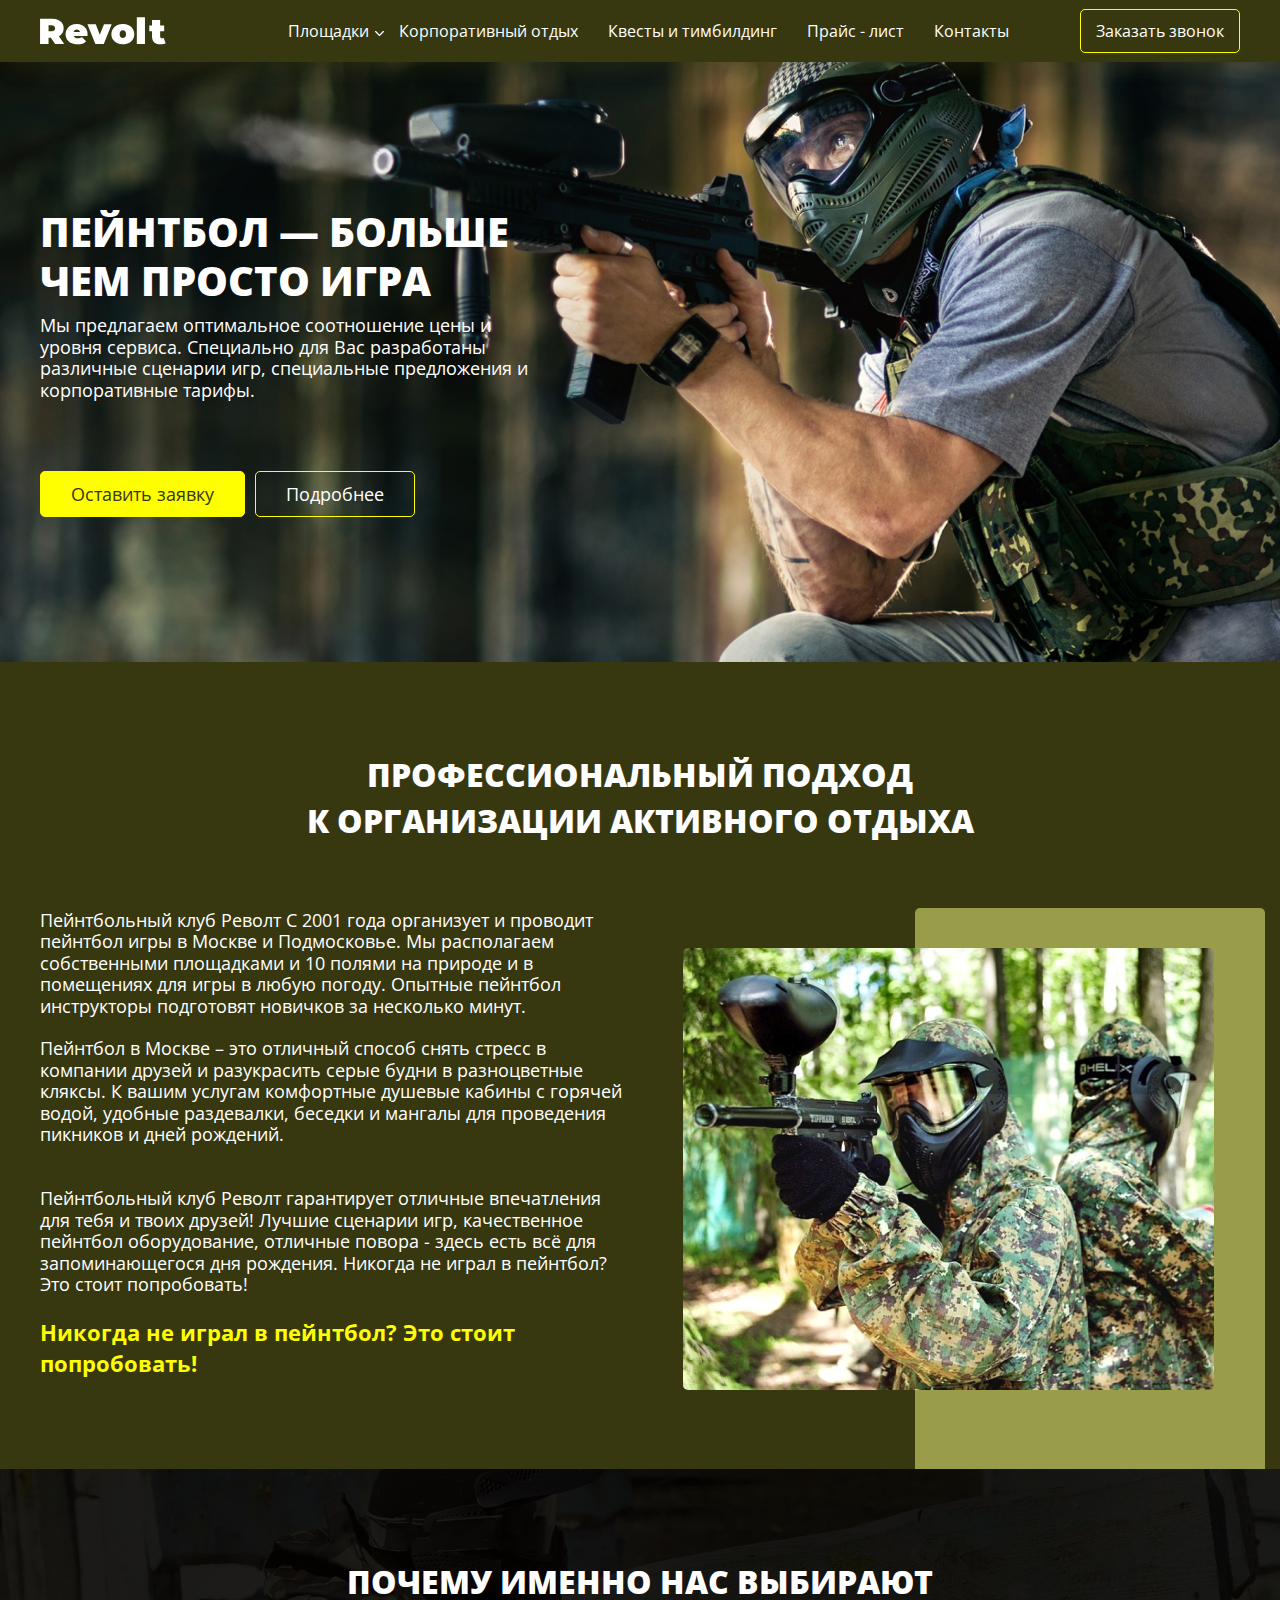
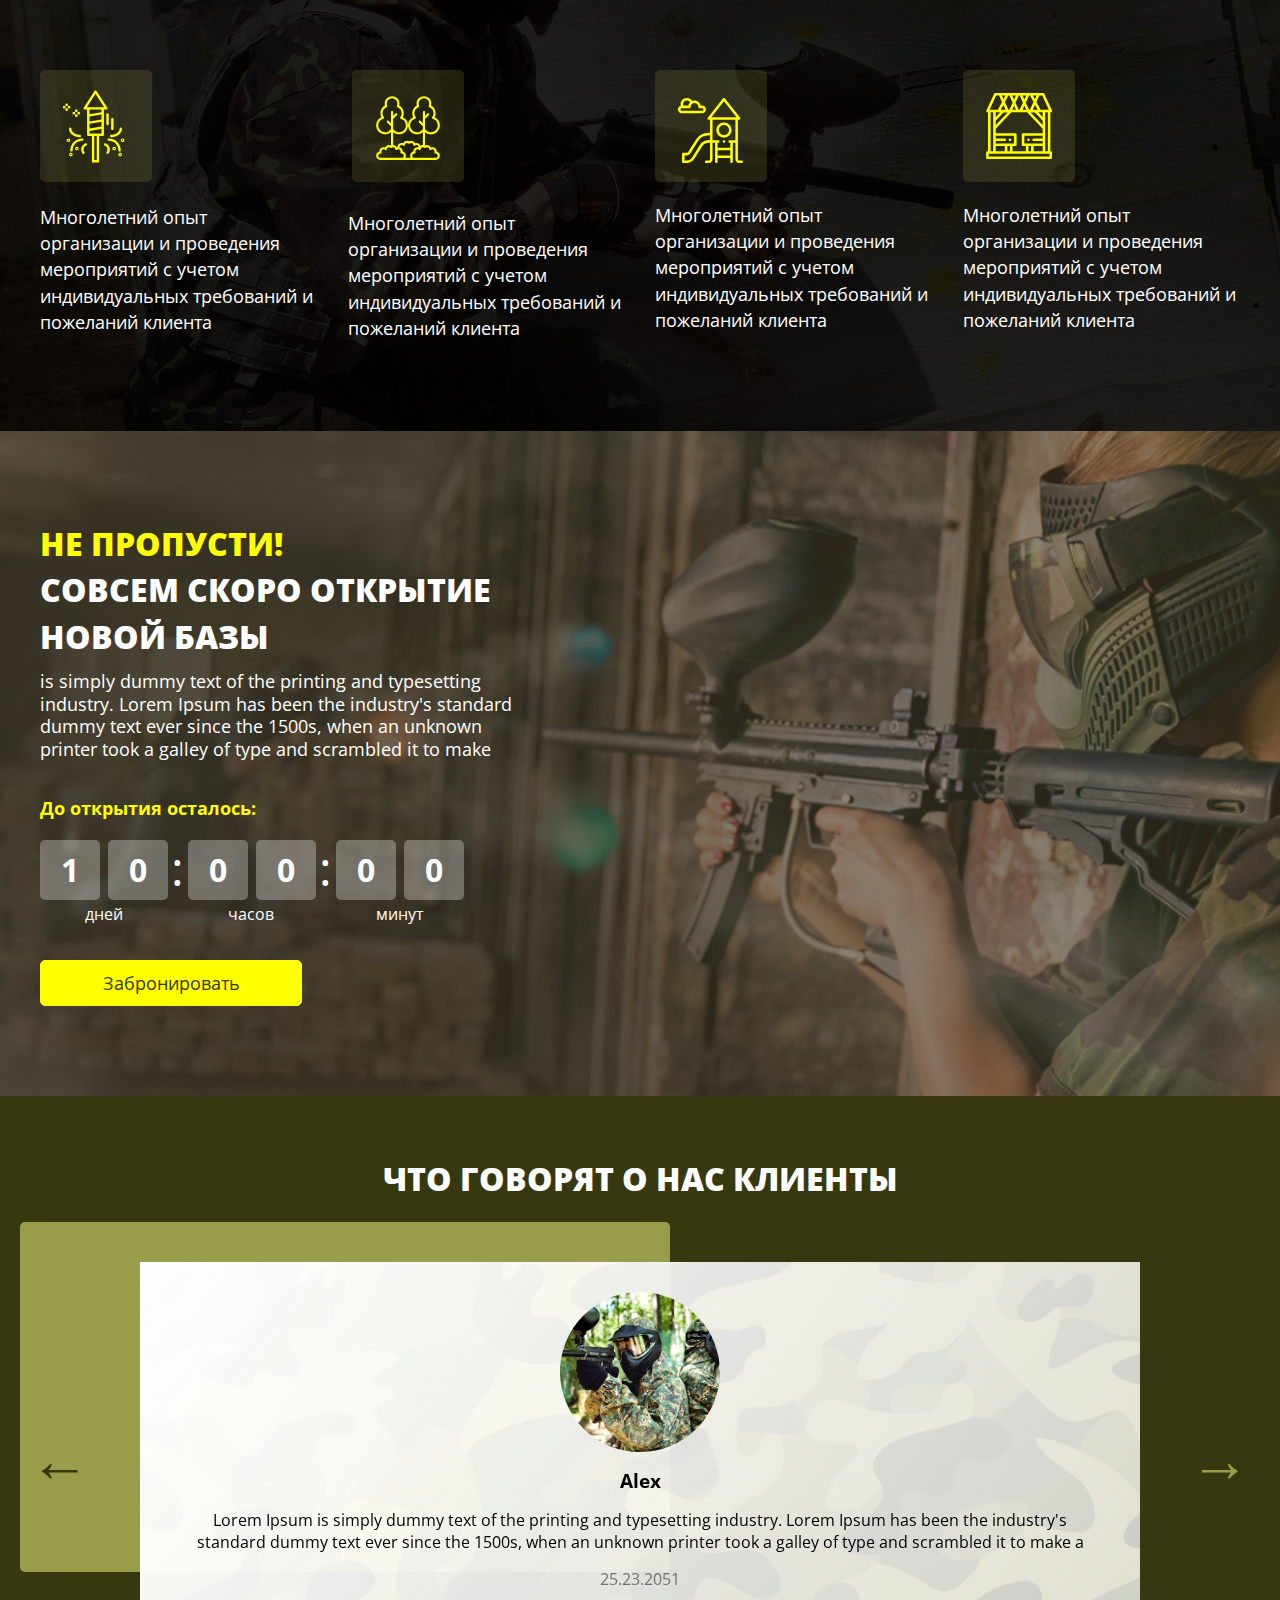
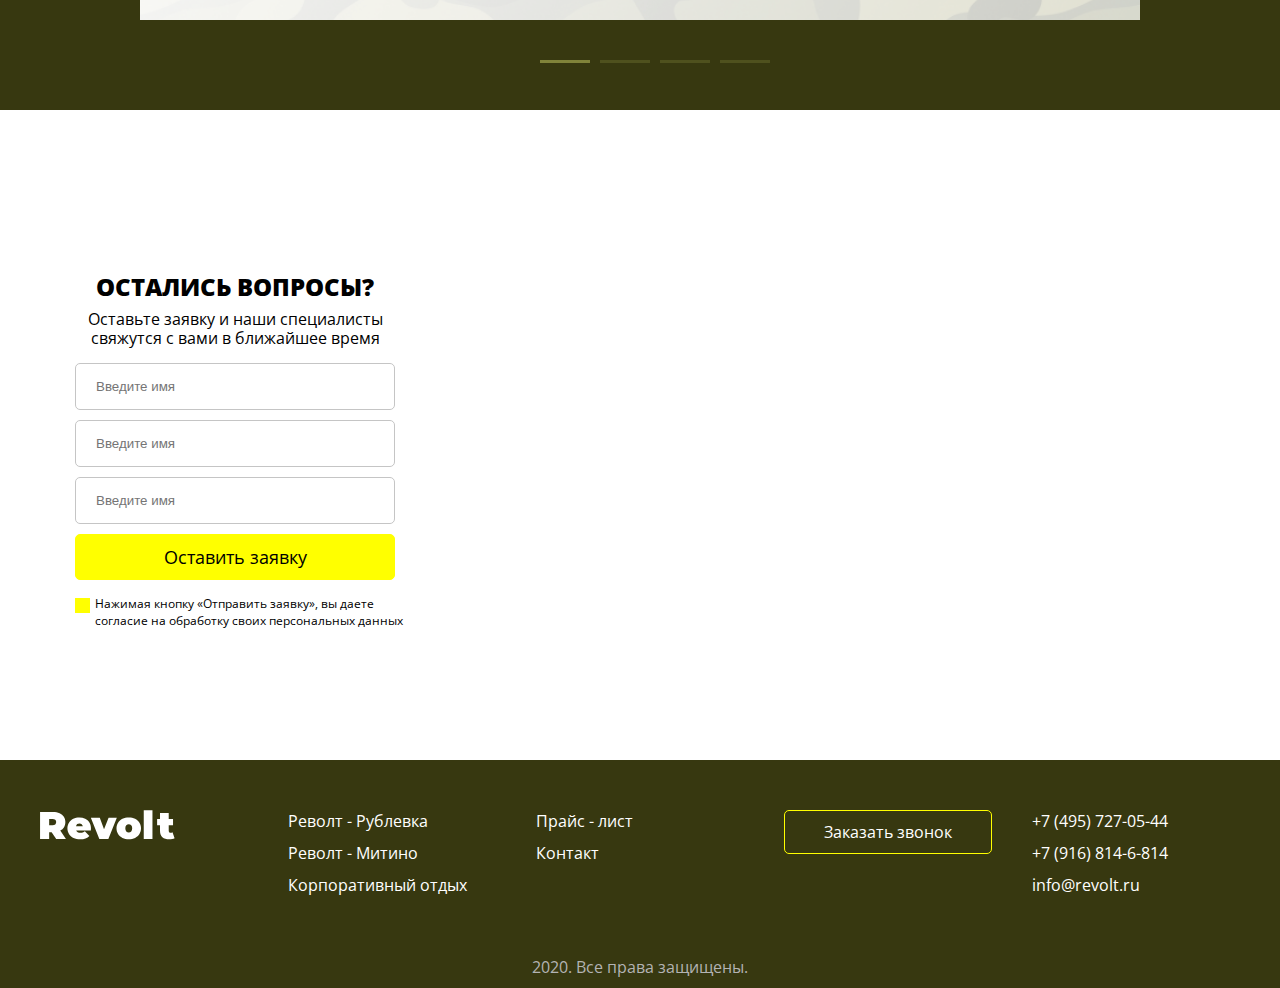
<file: index.html>
<!DOCTYPE html>
<html lang="en">

<head>
    <meta charset="utf-8">
    <meta http-equiv="X-UA-Compatible" content="IE=edge">
    <title></title>
    <meta name="description" content="">
    <meta name="viewport" content="width=device-width, user-scalable=no, initial-scale=1.0, maximum-scale=1.0, minimum-scale=1.0">
    <link rel="stylesheet" href="css/slick.css">
    <link rel="stylesheet" href="css/slick-theme.css">
    <link rel="stylesheet" href="css/magnific-popup.css">
    <link rel="stylesheet" href="css/main.css">
    <link href="https://fonts.googleapis.com/css?family=Open+Sans:300,400,600,700,800&display=swap&subset=cyrillic" rel="stylesheet">
</head>

<body>
    <div class="wrapper">
        <header class="padding">
            <div class="container">
                <div class="header-container">
                    <div class="logo-box">
                        <img src="img/icon/revolt.svg" alt="logo">
                    </div>
                    <nav>
                        <ul>
                            <li>
                                <a href="#">Площадки</a>
                                <ul class="sub-menu">
                                    <li>
                                        <a href="#">Test</a>
                                    </li>
                                    <li>
                                        <a href="#">Test</a>
                                    </li>
                                </ul>
                            </li>
                            <li>
                                <a href="#">Корпоративный отдых</a>
                            </li>
                            <li>
                                <a href="#">Квесты и тимбилдинг</a>
                            </li>
                            <li>
                                <a href="#">Прайс - лист</a>
                            </li>
                            <li>
                                <a href="#">Контакты</a>
                            </li>
                        </ul>
                        <a href="#form-f" class="btn-call popup-with-form">Заказать звонок</a>
                    </nav>
                    <img src="img/icon/menu.svg" class="call-menu" alt="menu">
                </div>
            </div>
        </header>
        <main>
            <div class="backdrop"></div>
            <section class="offer padding">
                <div class="container">
                    <div class="offer-container">
                        <div class="offer-box">
                            <p class="title-xl">пейнтбол — бОльше чем просто игра</p>
                            <p class="text-simple">
                                Мы предлагаем оптимальное соотношение цены и уровня сервиса. Специально для Вас разработаны различные сценарии игр, специальные предложения и корпоративные тарифы.
                            </p>
                            <div class="btn-wraper">
                                <a href="#" class="btn-gold">Оставить заявку</a>
                                <a href="#" class="btn-transparent">Подробнее</a>
                            </div>
                        </div>
                    </div>
                </div>
            </section>
            <section class="about padding">
                <div class="container">
                    <p class="title-sm">
                        профессиональный подход<br> к организации активного отдыха
                    </p>
                    <div class="about-container">
                        <div class="about-box-info">
                            <p class="text-simple">
                                Пейнтбольный клуб Револт С 2001 года организует и проводит пейнтбол игры в Москве и Подмосковье. Мы располагаем собственными площадками и 10 полями на природе и в помещениях для игры в любую погоду. Опытные пейнтбол инструкторы подготовят новичков за несколько минут.
                                <br> <br> Пейнтбол в Москве – это отличный способ снять стресс в компании друзей и разукрасить серые будни в разноцветные кляксы. К вашим услугам комфортные душевые кабины с горячей водой, удобные раздевалки, беседки и мангалы для проведения пикников и дней рождений. <br>
                                <br> <br>Пейнтбольный клуб Револт гарантирует отличные впечатления для тебя и твоих друзей! Лучшие сценарии игр, качественное пейнтбол оборудование, отличные повора - здесь есть всё для запоминающегося дня рождения. Никогда не играл в пейнтбол? Это стоит попробовать!
                                <br>
                                <br>
                                <span>
                                    Никогда не играл в пейнтбол? Это стоит попробовать!
                                </span>
                            </p>
                        </div>
                        <div class="about-box-img">
                            <img src="img/about/about-img.png" alt="about">
                        </div>
                    </div>
                </div>
            </section>
            <section class="advanture padding">
                <div class="container">
                    <p class="title-sm">
                        почему именно нас выбирают
                    </p>
                    <div class="advanture-container">
                        <div class="advanture-box">
                            <img src="img/advature/advant-icon-1.svg" alt="advant">
                            <p class="text-simple">
                                Многолетний опыт организации и проведения мероприятий с учетом индивидуальных требований и пожеланий клиента
                            </p>
                        </div>
                        <div class="advanture-box">
                            <img src="img/advature/advant-icon-2.svg" alt="advant">
                            <p class="text-simple">
                                Многолетний опыт организации и проведения мероприятий с учетом индивидуальных требований и пожеланий клиента
                            </p>
                        </div>
                        <div class="advanture-box">
                            <img src="img/advature/advant-icon-3.svg" alt="advant">
                            <p class="text-simple">
                                Многолетний опыт организации и проведения мероприятий с учетом индивидуальных требований и пожеланий клиента
                            </p>
                        </div>
                        <div class="advanture-box">
                            <img src="img/advature/advant-icon-4.svg" alt="advant">
                            <p class="text-simple">
                                Многолетний опыт организации и проведения мероприятий с учетом индивидуальных требований и пожеланий клиента
                            </p>
                        </div>
                    </div>
                </div>
            </section>
            <section class="timer padding">
                <div class="container">
                    <div class="timer-container">
                        <p class="title-sm">
                            <span>НЕ ПРОПУСТИ!</span> <br> СОВСЕМ СКОРО ОТКРЫТИЕ<br> НОВОЙ БАЗЫ
                        </p>
                        <p class="text-simple">
                            is simply dummy text of the printing and typesetting industry. Lorem Ipsum has been the industry's standard dummy text ever since the 1500s, when an unknown printer took a galley of type and scrambled it to make
                        </p>
                        <div class="timer-info">
                            <p class="timer-text">До открытия осталось:</p>
                            <div class="timer-box-wrap">
                                <div id="countdown" class="countdownHolder"></div>
                            </div>
                        </div>
                        <a href="#" class="btn-gold">Забронировать</a>
                    </div>
                </div>
            </section>
            <section class="clients padding">
                <div class="container">
                    <p class="title-sm">ЧТО ГОВОРЯТ О НАС КЛИЕНТЫ</p>
                    <div class="clients-container">
                        <div class="single slider">
                            <div class="clients-box">
                                <img src="img/about/about-img.png" alt="about">
                                <p class="name-clients">Alex</p>
                                <p class="text-simple">
                                    Lorem Ipsum is simply dummy text of the printing and typesetting industry. Lorem Ipsum has been the industry's standard dummy text ever since the 1500s, when an unknown printer took a galley of type and scrambled it to make a
                                </p>
                                <p class="date">25.23.2051</p>
                            </div>
                            <div class="clients-box">
                                <img src="img/about/about-img.png" alt="about">
                                <p class="name-clients">Alex</p>
                                <p class="text-simple">
                                    Lorem Ipsum is simply dummy text of the printing and typesetting industry. Lorem Ipsum has been the industry's standard dummy text ever since the 1500s, when an unknown printer took a galley of type and scrambled it to make a
                                </p>
                                <p class="date">25.23.2051</p>
                            </div>
                            <div class="clients-box">
                                <img src="img/about/about-img.png" alt="about">
                                <p class="name-clients">Alex</p>
                                <p class="text-simple">
                                    Lorem Ipsum is simply dummy text of the printing and typesetting industry. Lorem Ipsum has been the industry's standard dummy text ever since the 1500s, when an unknown printer took a galley of type and scrambled it to make a
                                </p>
                                <p class="date">25.23.2051</p>
                            </div>
                            <div class="clients-box">
                                <img src="img/about/about-img.png" alt="about">
                                <p class="name-clients">Alex</p>
                                <p class="text-simple">
                                    Lorem Ipsum is simply dummy text of the printing and typesetting industry. Lorem Ipsum has been the industry's standard dummy text ever since the 1500s, when an unknown printer took a galley of type and scrambled it to make a
                                </p>
                                <p class="date">25.23.2051</p>
                            </div>
                        </div>
                    </div>
                </div>
            </section>
            <section class="map">
                <iframe src="https://www.google.com/maps/embed?pb=!1m18!1m12!1m3!1d387190.2798714688!2d-74.25986211989093!3d40.69767007105872!2m3!1f0!2f0!3f0!3m2!1i1024!2i768!4f13.1!3m3!1m2!1s0x89c24fa5d33f083b%3A0xc80b8f06e177fe62!2z0J3RjNGOLdCZ0L7RgNC6LCDQodCo0JA!5e0!3m2!1sru!2sua!4v1585500732573!5m2!1sru!2sua" frameborder="0" style="border:0;" allowfullscreen="" aria-hidden="false" tabindex="0"></iframe>
                <div class="form-map padding container">
                    <form class="form">
                        <p class="title-sm">ОСТАЛИСЬ ВОПРОСЫ?</p>
                        <p class="text-simple">Оставьте заявку и наши специалисты свяжутся с вами в ближайшее время</p>
                        <input type="text" placeholder="Введите имя" class="simple-input">
                        <input type="text" placeholder="Введите имя"  class="simple-input">
                        <input type="text" placeholder="Введите имя"  class="simple-input">
                        <button type="submit" class="btn-gold">Оставить заявку</button>
                        <div class="checkbox">
                            <input type="checkbox" class="check" id="checkbox_1" required>
                            <label for="checkbox_1">Нажимая кнопку «Отправить заявку», вы даете согласие на обработку своих персональных данных</label>
                        </div>
                    </form>
                </div>
            </section>
        </main>
        <footer class="padding">
            <div class="container">
                <div class="footer-container">
                    <div class="footer-logo">
                        <img src="img/icon/revolt.svg" alt="revolt">
                    </div>
                    <div class="footer-link-box">
                        <a href="#" class="footer-link">Револт - Рублевка</a>
                        <a href="#" class="footer-link">Револт - Митино</a>
                        <a href="#" class="footer-link">Корпоративный отдых</a>
                    </div>
                    <div class="footer-link-box">
                        <a href="#" class="footer-link">Прайс - лист</a>
                        <a href="#" class="footer-link">Контакт</a>
                    </div>
                    <div class="footer-link-box">
                        <a href="#" class="btn-call">Заказать звонок</a>
                    </div>
                    <div class="footer-link-box">
                        <a href="#" class="footer-link">+7 (495) 727-05-44</a>
                        <a href="#" class="footer-link">+7 (916) 814-6-814</a>
                        <a href="#" class="footer-link">info@revolt.ru</a>
                    </div>
                </div>
                <p class="coopyright">2020. Все права защищены.</p>
            </div>
        </footer>
    </div>


    <div id="form-f" class="mfp-hide white-popup-block form-fed">
        <p class="title-sm">Заказать звонок</p>
        <p class="text-simple">Отправьте ваши данные и наши менеджеры с вами свяжутся в ближайшее время</p>
        <form class="form">
            <input type="text" placeholder="Введите имя" class="simple-input">
            <input type="text" placeholder="Введите имя"  class="simple-input">
            <button type="submit" class="btn-gold">Оставить заявку</button>
            <div class="checkbox">
                <input type="checkbox" class="check" id="checkbox_1" required>
                <label for="checkbox_1">Нажимая кнопку «Отправить заявку», вы даете согласие на обработку своих персональных данных</label>
            </div>
        </form>
    </div>

    <script src="js/libs/jquery-3.4.1.min.js"></script>
    <script src="js/libs/slick.min.js"></script>
    <script src="js/libs/jquery.magnific-popup.min.js"></script>
    <script src="js/libs/countdown.min.js"></script>
    <script src="js/common.js"></script>

</body>

</html>
</file>
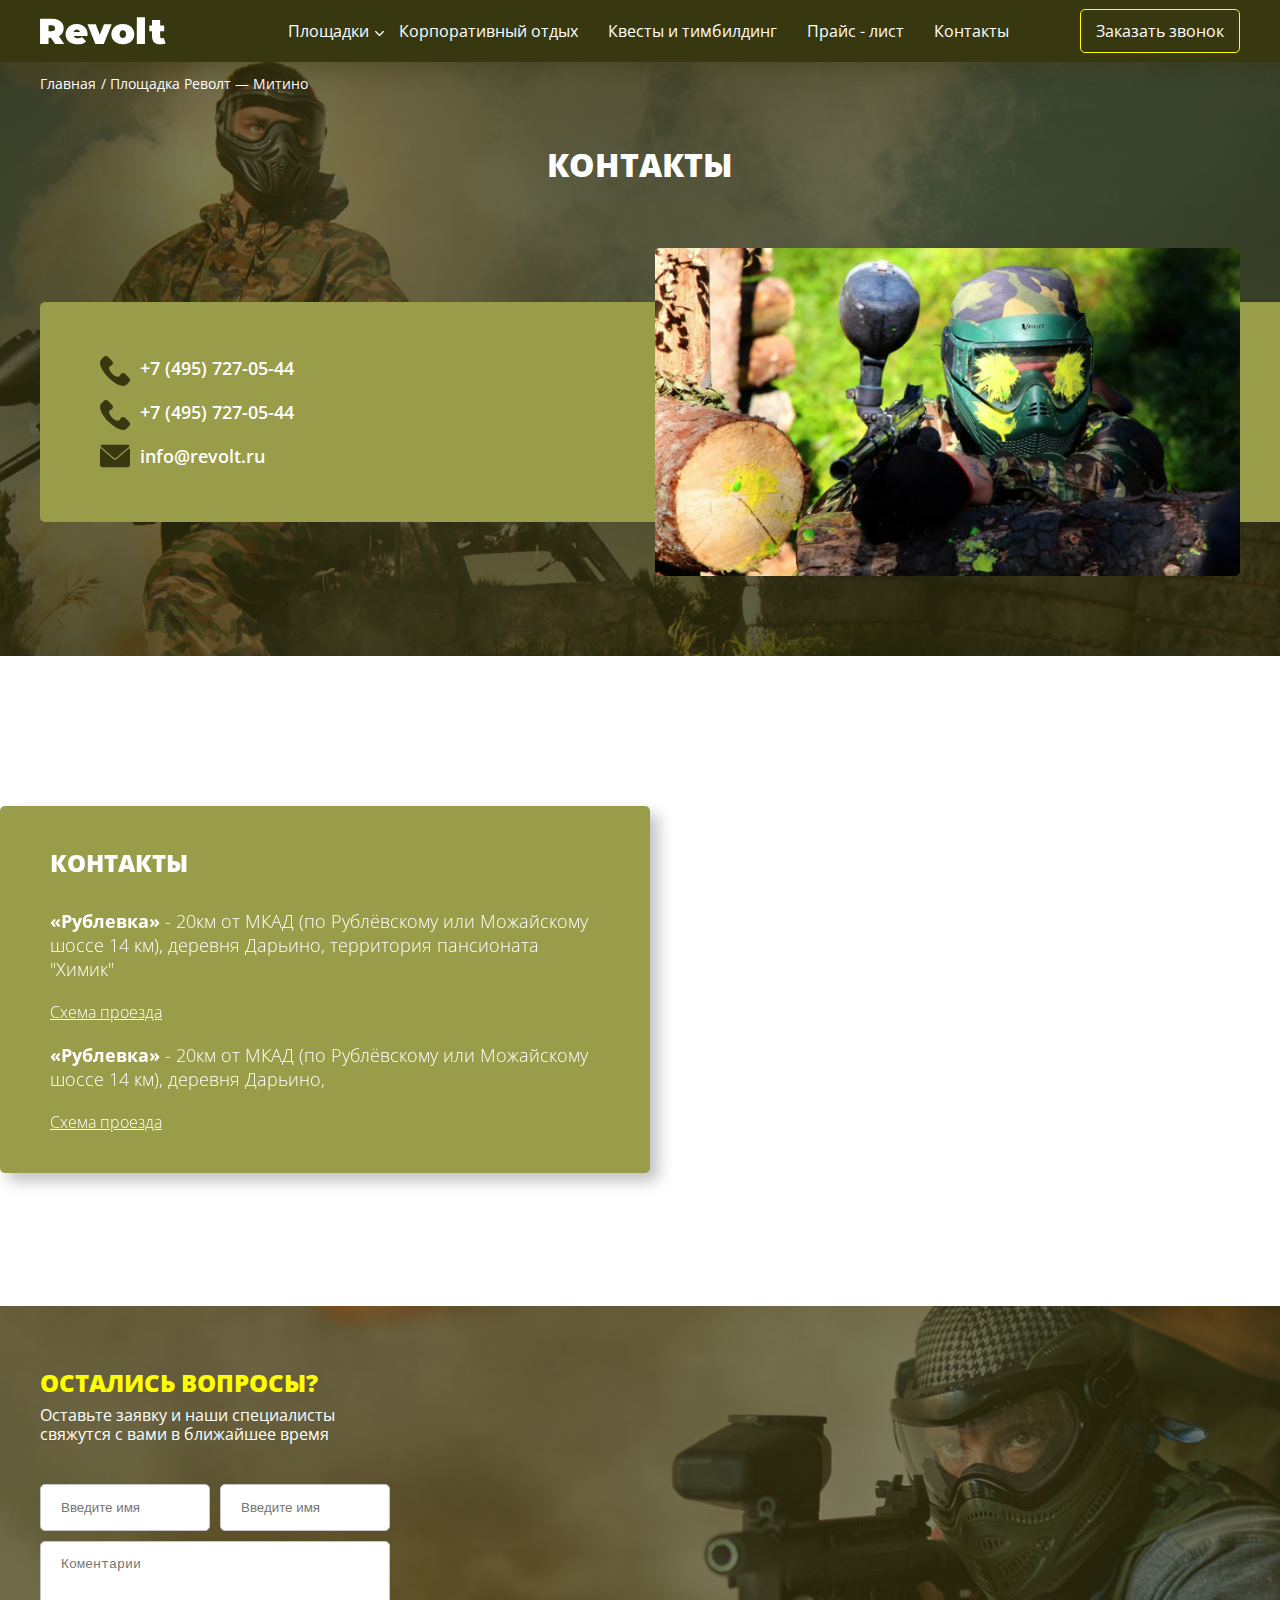
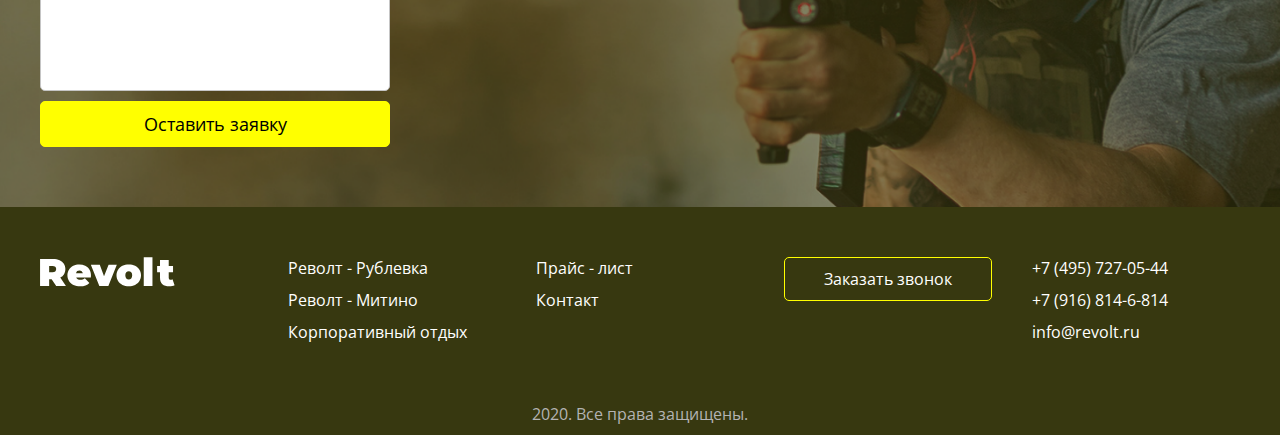
<file: contact.html>
<!DOCTYPE html>
<html lang="en">

<head>
    <meta charset="utf-8">
    <meta http-equiv="X-UA-Compatible" content="IE=edge">
    <title></title>
    <meta name="description" content="">
    <meta name="viewport" content="width=device-width, user-scalable=no, initial-scale=1.0, maximum-scale=1.0, minimum-scale=1.0">
    <link rel="stylesheet" href="css/slick.css">
    <link rel="stylesheet" href="css/slick-theme.css">
    <link rel="stylesheet" href="css/magnific-popup.css">
    <link rel="stylesheet" href="css/main.css">
    <link href="https://fonts.googleapis.com/css?family=Open+Sans:300,400,600,700,800&display=swap&subset=cyrillic" rel="stylesheet">
</head>

<body>
    <div class="wrapper">
        <header class="padding">
            <div class="container">
                <div class="header-container">
                    <div class="logo-box">
                        <img src="img/icon/revolt.svg" alt="logo">
                    </div>
                    <nav>
                        <ul>
                            <li>
                                <a href="#">Площадки</a>
                                <ul class="sub-menu">
                                    <li>
                                        <a href="#">Test</a>
                                    </li>
                                    <li>
                                        <a href="#">Test</a>
                                    </li>
                                </ul>
                            </li>
                            <li>
                                <a href="#">Корпоративный отдых</a>
                            </li>
                            <li>
                                <a href="#">Квесты и тимбилдинг</a>
                            </li>
                            <li>
                                <a href="#">Прайс - лист</a>
                            </li>
                            <li>
                                <a href="#">Контакты</a>
                            </li>
                        </ul>
                        <a href="#" class="btn-call">Заказать звонок</a>
                    </nav>
                    <img src="img/icon/menu.svg" class="call-menu" alt="menu">
                </div>
            </div>
        </header>
        <main>
            <div class="backdrop"></div>
            <div class="bredcrumbs padding">
                <div class="container">
                    <div class="bredcrumbs-wrap">
                        <a href="#">Главная</a>
                        <span>Площадка Револт — Митино</span>
                    </div>
                </div>
            </div>
            <section class="info-page padding">
                <div class="container">
                    <p class="title-sm">контакты</p>
                    <div class="container-info-page page-contact">
                        <div class="info-page-text">
                            <a href="#" class="phone">+7 (495) 727-05-44</a>
                            <a href="#" class="phone">+7 (495) 727-05-44</a>
                            <a href="#" class="mail">info@revolt.ru</a>
                        </div>
                        <img src="img/info-page/info-page-photo-4.png" alt="photo">
                    </div>
                </div>
            </section>
            <section class="map">
                <iframe src="https://www.google.com/maps/embed?pb=!1m18!1m12!1m3!1d387190.2798714688!2d-74.25986211989093!3d40.69767007105872!2m3!1f0!2f0!3f0!3m2!1i1024!2i768!4f13.1!3m3!1m2!1s0x89c24fa5d33f083b%3A0xc80b8f06e177fe62!2z0J3RjNGOLdCZ0L7RgNC6LCDQodCo0JA!5e0!3m2!1sru!2sua!4v1585500732573!5m2!1sru!2sua" frameborder="0" style="border:0;" allowfullscreen="" aria-hidden="false" tabindex="0"></iframe>
                <div class="map-info-box-2 container">
                    <p class="map-info-title">контакты </p>
                    <p class="text-map-simple"><span>«Рублевка»</span> - 20км от МКАД (по Рублёвскому или Можайскому шоссе 14 км), деревня Дарьино, территория пансионата "Химик" </p>
                    <a href="#" class="scheme">Схема проезда</a>
                    <p class="text-map-simple"><span>«Рублевка»</span> - 20км от МКАД (по Рублёвскому или Можайскому шоссе 14 км), деревня Дарьино,</p>
                    <a href="#" class="scheme">Схема проезда</a>
                </div>
            </section>
            <section class="question padding">
                <div class="container">
                    <div class="question-container">
                        <form class="form">
                            <p class="title-sm">ОСТАЛИСЬ ВОПРОСЫ?</p>
                            <p class="text-simple">Оставьте заявку и наши специалисты свяжутся с вами в ближайшее время</p>
                            <div class="input-box">
                                <input type="text" placeholder="Введите имя" class="simple-input">
                                <input type="text" placeholder="Введите имя"  class="simple-input">
                            </div>
                            <textarea name="mes" class="simple-input" placeholder="Коментарии"></textarea>
                            <button type="submit" class="btn-gold">Оставить заявку</button>
                        </form>
                    </div>
                </div>
            </section>
        </main>
        <footer class="padding">
            <div class="container">
                <div class="footer-container">
                    <div class="footer-logo">
                        <img src="img/icon/revolt.svg" alt="revolt">
                    </div>
                    <div class="footer-link-box">
                        <a href="#" class="footer-link">Револт - Рублевка</a>
                        <a href="#" class="footer-link">Револт - Митино</a>
                        <a href="#" class="footer-link">Корпоративный отдых</a>
                    </div>
                    <div class="footer-link-box">
                        <a href="#" class="footer-link">Прайс - лист</a>
                        <a href="#" class="footer-link">Контакт</a>
                    </div>
                    <div class="footer-link-box">
                        <a href="#" class="btn-call">Заказать звонок</a>
                    </div>
                    <div class="footer-link-box">
                        <a href="#" class="footer-link">+7 (495) 727-05-44</a>
                        <a href="#" class="footer-link">+7 (916) 814-6-814</a>
                        <a href="#" class="footer-link">info@revolt.ru</a>
                    </div>
                </div>
                <p class="coopyright">2020. Все права защищены.</p>
            </div>
        </footer>
    </div>


    <div id="test-form" class="mfp-hide white-popup-block">
        <p class="modal-title">Форма заявки</p>
        <p class="modal-text text-light">Оставьте свои контакты и мы с вами свяжемся<br> для уточнения деталей</p>
        <form method="POST">
            <div class="input-box">
                <input type="text" name="nameUser" placeholder="Имя" min="2" max="15" required>
            </div>
            <div class="input-box">
                <input type="text" name="phoneUser" placeholder="Телефон" min="8" max="25" required>
            </div>
            <div class="btn-wrap">
                <button type="submit">Отправить заявку</button>
            </div>
            <p class="politica-form">
                Нажимая кнопку, я принимаю <a href="#">политику<br> конфиденциальности</a> и соглашаюсь<br> с обработкой персональных данных.
            </p>
        </form>
    </div>

    <script src="js/libs/jquery-3.4.1.min.js"></script>
    <script src="js/libs/slick.min.js"></script>
    <script src="js/libs/jquery.magnific-popup.min.js"></script>
    <script src="js/libs/countdown.min.js"></script>
    <script src="js/common.js"></script>

</body>

</html>
</file>
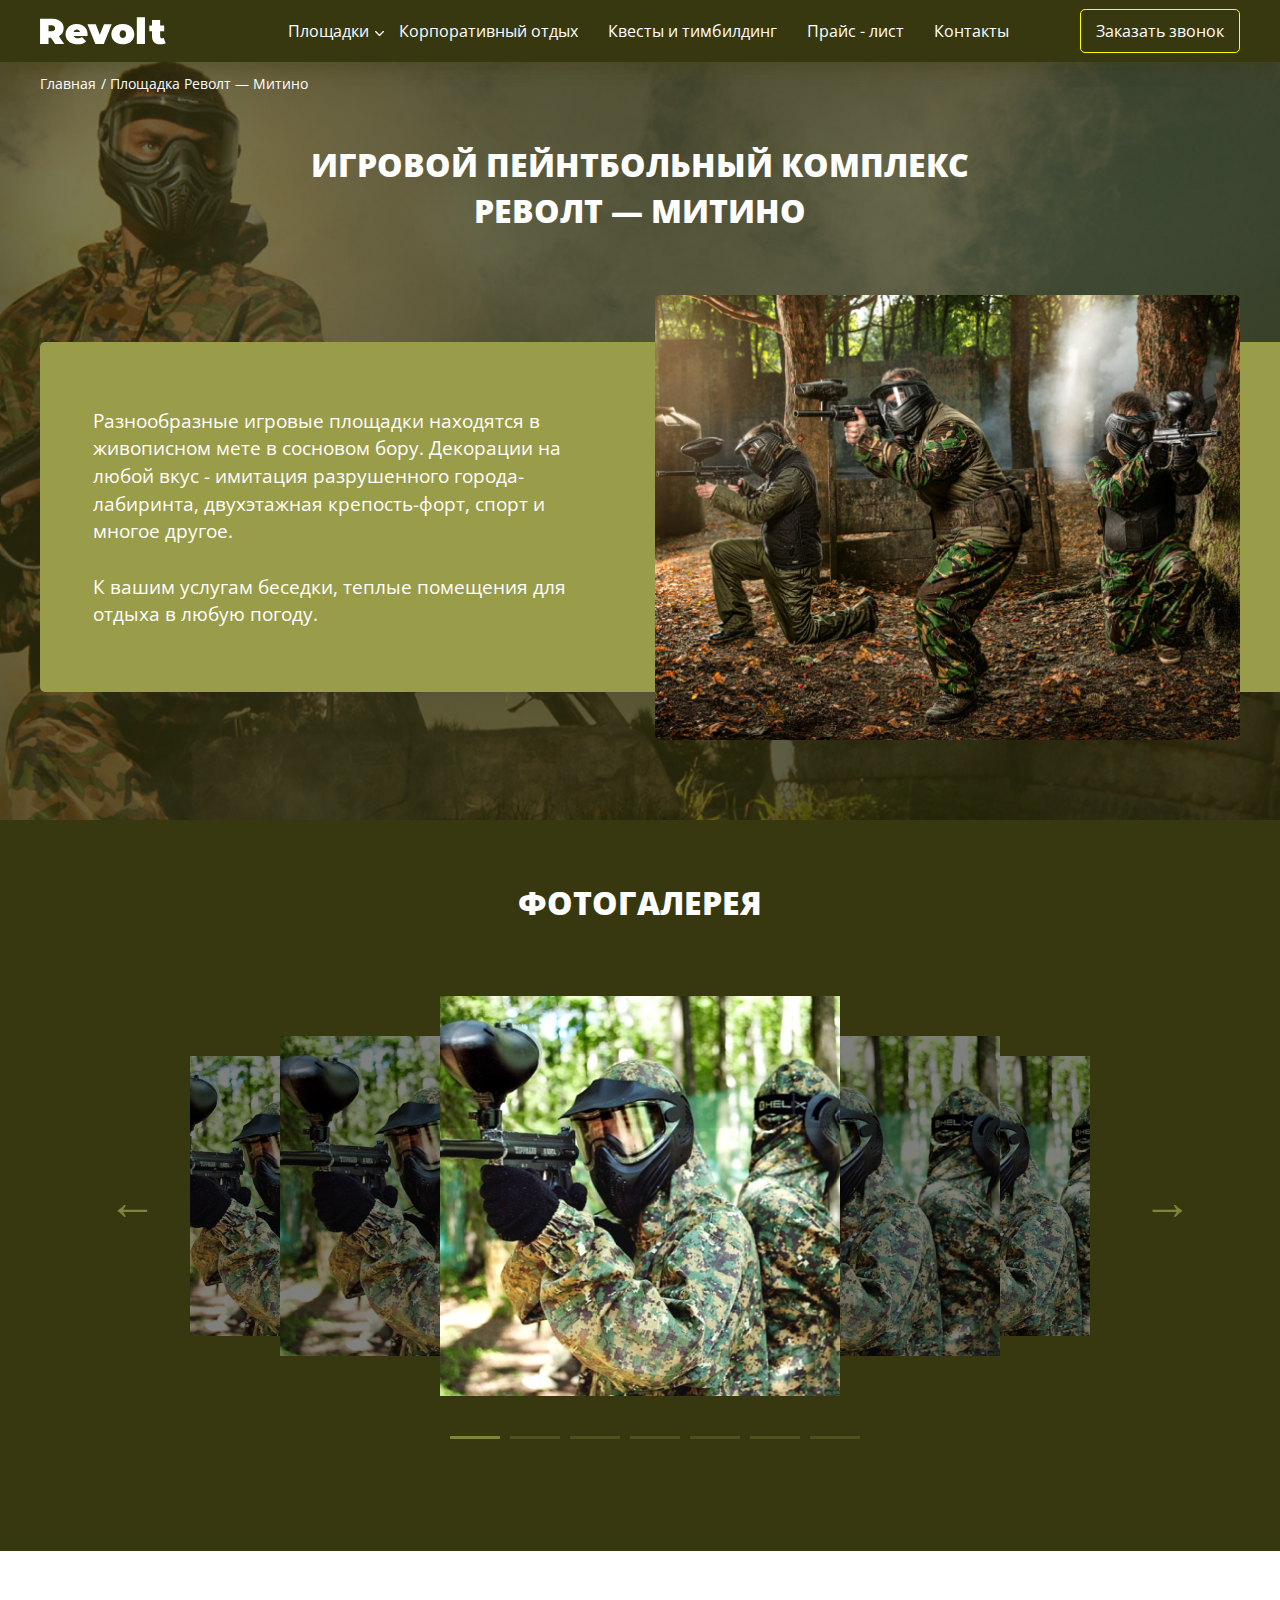
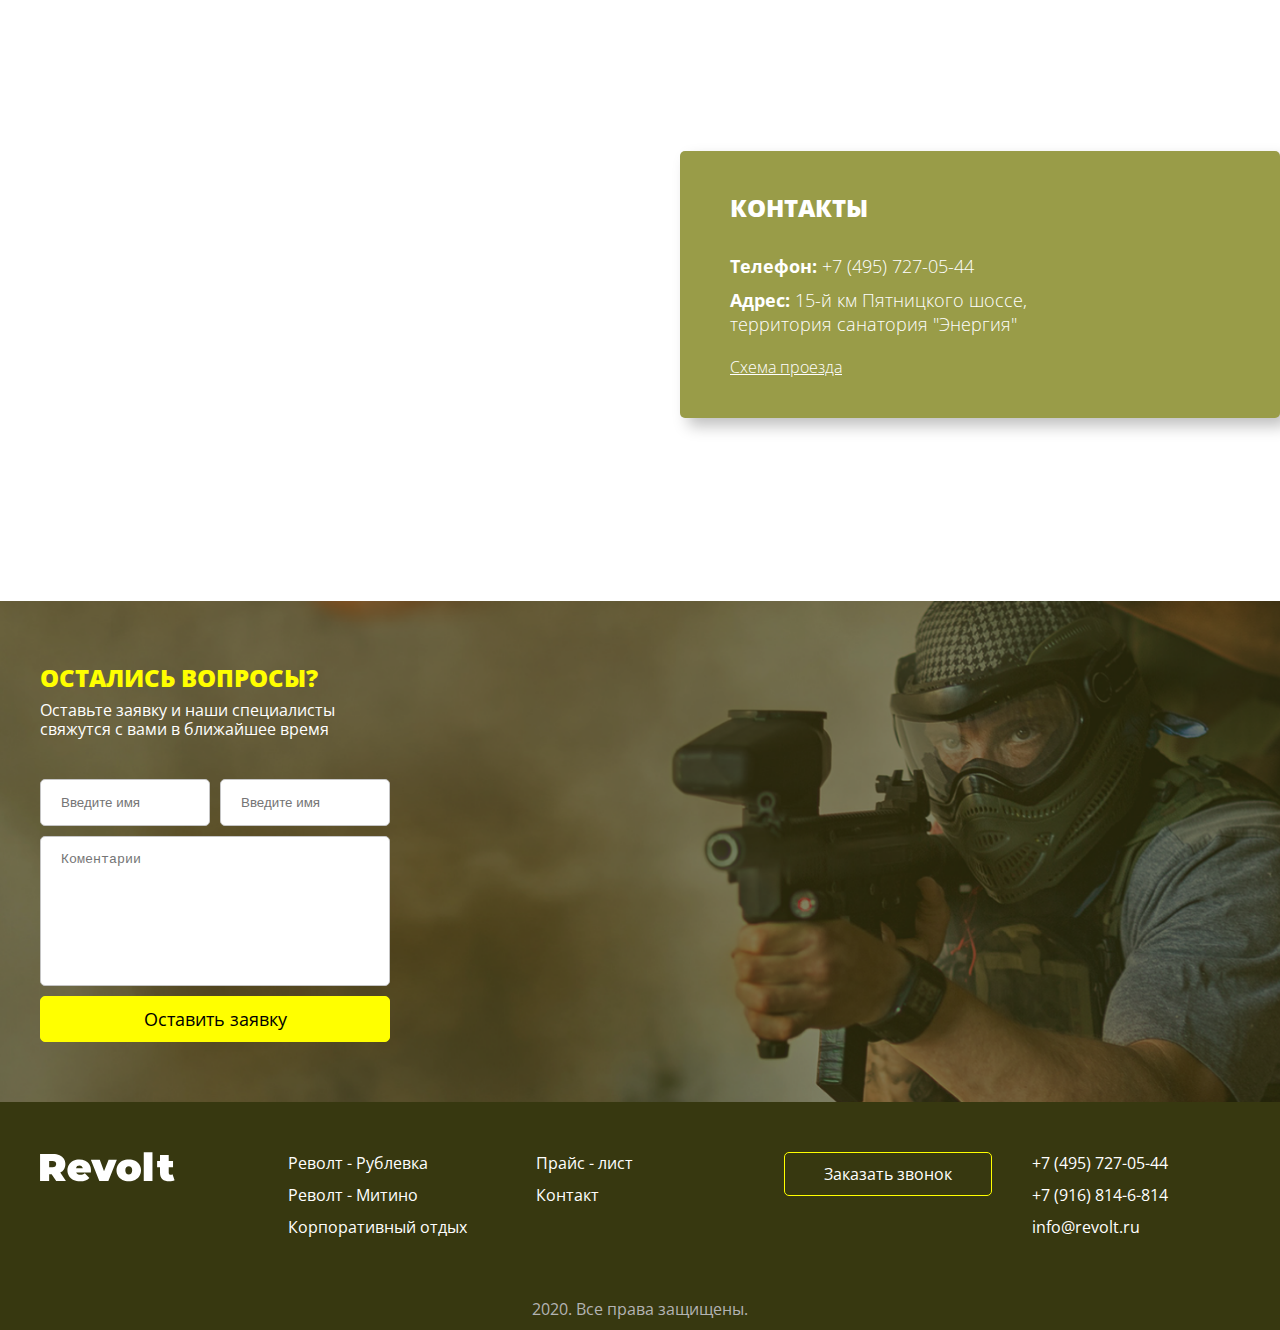
<file: mitino.html>
<!DOCTYPE html>
<html lang="en">

<head>
    <meta charset="utf-8">
    <meta http-equiv="X-UA-Compatible" content="IE=edge">
    <title></title>
    <meta name="description" content="">
    <meta name="viewport" content="width=device-width, user-scalable=no, initial-scale=1.0, maximum-scale=1.0, minimum-scale=1.0">
    <link rel="stylesheet" href="css/slick.css">
    <link rel="stylesheet" href="css/slick-theme.css">
    <link rel="stylesheet" href="css/magnific-popup.css">
    <link rel="stylesheet" href="css/main.css">
    <link href="https://fonts.googleapis.com/css?family=Open+Sans:300,400,600,700,800&display=swap&subset=cyrillic" rel="stylesheet">
</head>

<body>
    <div class="wrapper">
        <header class="padding">
            <div class="container">
                <div class="header-container">
                    <div class="logo-box">
                        <img src="img/icon/revolt.svg" alt="logo">
                    </div>
                    <nav>
                        <ul>
                            <li>
                                <a href="#">Площадки</a>
                                <ul class="sub-menu">
                                    <li>
                                        <a href="#">Test</a>
                                    </li>
                                    <li>
                                        <a href="#">Test</a>
                                    </li>
                                </ul>
                            </li>
                            <li>
                                <a href="#">Корпоративный отдых</a>
                            </li>
                            <li>
                                <a href="#">Квесты и тимбилдинг</a>
                            </li>
                            <li>
                                <a href="#">Прайс - лист</a>
                            </li>
                            <li>
                                <a href="#">Контакты</a>
                            </li>
                        </ul>
                        <a href="#" class="btn-call">Заказать звонок</a>
                    </nav>
                    <img src="img/icon/menu.svg" class="call-menu" alt="menu">
                </div>
            </div>
        </header>
        <main>
            <div class="backdrop"></div>
            <div class="bredcrumbs padding">
                <div class="container">
                    <div class="bredcrumbs-wrap">
                        <a href="#">Главная</a>
                        <span>Площадка Револт — Митино</span>
                    </div>
                </div>
            </div>
            <section class="info-page padding">
                <div class="container">
                    <p class="title-sm">Игровой пейнтбольный комплекс<br> Револт — Митино</p>
                    <div class="container-info-page">
                        <div class="info-page-text">
                            <p class="text-simple">
                                Разнообразные игровые площадки находятся в живописном мете в сосновом бору. Декорации на любой вкус - имитация разрушенного города-лабиринта, двухэтажная крепость-форт, спорт и многое другое.<br><br>
                                К вашим услугам беседки, теплые помещения для отдыха в любую погоду.
                            </p>
                        </div>
                        <img src="img/info-page/info-page-photo.png" alt="photo">
                    </div>
                </div>
            </section>
            <section class="slider-second padding">
                <div class="container">
                    <p class="title-sm">ФОТОГАЛЕРЕЯ</p>
                    <div class="gallery">
                        <div class="slider">
                            <div class="item">
                                <img data-src="img/about/about-img.png" src="img/about/about-img.png" alt="gallery1">
                            </div>
                            <div class="item">
                                <img data-src="img/about/about-img.png" src="img/about/about-img.png" alt="gallery1">
                            </div>
                            <div class="item">
                                <img data-src="img/about/about-img.png" src="img/about/about-img.png" alt="gallery1">
                            </div>
                            <div class="item">
                                <img data-src="img/about/about-img.png" src="img/about/about-img.png" alt="gallery1">
                            </div>
                            <div class="item">
                                <img data-src="img/about/about-img.png" src="img/about/about-img.png" alt="gallery1">
                            </div>
                            <div class="item">
                                <img data-src="img/about/about-img.png" src="img/about/about-img.png" alt="gallery1">
                            </div>
                            <div class="item">
                                <img data-src="img/about/about-img.png" src="img/about/about-img.png" alt="gallery1">
                            </div>
                        </div>
                    </div>
                </div>
            </section>
            <section class="map">
                <iframe src="https://www.google.com/maps/embed?pb=!1m18!1m12!1m3!1d387190.2798714688!2d-74.25986211989093!3d40.69767007105872!2m3!1f0!2f0!3f0!3m2!1i1024!2i768!4f13.1!3m3!1m2!1s0x89c24fa5d33f083b%3A0xc80b8f06e177fe62!2z0J3RjNGOLdCZ0L7RgNC6LCDQodCo0JA!5e0!3m2!1sru!2sua!4v1585500732573!5m2!1sru!2sua" frameborder="0" style="border:0;" allowfullscreen="" aria-hidden="false" tabindex="0"></iframe>
                <div class="map-info-box container">
                    <p class="map-info-title">контакты </p>
                    <div class="map-link-box">
                        <p class="preview">Телефон:</p>
                        <a href="tel:+7 (495) 727-05-44" class="link">+7 (495) 727-05-44</a>
                    </div>
                    <div class="map-link-box">
                        <p class="link"><span>Адрес:</span> 15-й км Пятницкого шоссе, территория санатория "Энергия"</p>
                    </div>
                    <a href="#" class="scheme">Схема проезда</a>
                </div>
            </section>
            <section class="question padding">
                <div class="container">
                    <div class="question-container">
                        <form class="form">
                            <p class="title-sm">ОСТАЛИСЬ ВОПРОСЫ?</p>
                            <p class="text-simple">Оставьте заявку и наши специалисты свяжутся с вами в ближайшее время</p>
                            <div class="input-box">
                                <input type="text" placeholder="Введите имя" class="simple-input">
                                <input type="text" placeholder="Введите имя"  class="simple-input">
                            </div>
                            <textarea name="mes" class="simple-input" placeholder="Коментарии"></textarea>
                            <button type="submit" class="btn-gold">Оставить заявку</button>
                        </form>
                    </div>
                </div>
            </section>
        </main>
        <footer class="padding">
            <div class="container">
                <div class="footer-container">
                    <div class="footer-logo">
                        <img src="img/icon/revolt.svg" alt="revolt">
                    </div>
                    <div class="footer-link-box">
                        <a href="#" class="footer-link">Револт - Рублевка</a>
                        <a href="#" class="footer-link">Револт - Митино</a>
                        <a href="#" class="footer-link">Корпоративный отдых</a>
                    </div>
                    <div class="footer-link-box">
                        <a href="#" class="footer-link">Прайс - лист</a>
                        <a href="#" class="footer-link">Контакт</a>
                    </div>
                    <div class="footer-link-box">
                        <a href="#" class="btn-call">Заказать звонок</a>
                    </div>
                    <div class="footer-link-box">
                        <a href="#" class="footer-link">+7 (495) 727-05-44</a>
                        <a href="#" class="footer-link">+7 (916) 814-6-814</a>
                        <a href="#" class="footer-link">info@revolt.ru</a>
                    </div>
                </div>
                <p class="coopyright">2020. Все права защищены.</p>
            </div>
        </footer>
    </div>


    <div id="test-form" class="mfp-hide white-popup-block">
        <p class="modal-title">Форма заявки</p>
        <p class="modal-text text-light">Оставьте свои контакты и мы с вами свяжемся<br> для уточнения деталей</p>
        <form method="POST">
            <div class="input-box">
                <input type="text" name="nameUser" placeholder="Имя" min="2" max="15" required>
            </div>
            <div class="input-box">
                <input type="text" name="phoneUser" placeholder="Телефон" min="8" max="25" required>
            </div>
            <div class="btn-wrap">
                <button type="submit">Отправить заявку</button>
            </div>
            <p class="politica-form">
                Нажимая кнопку, я принимаю <a href="#">политику<br> конфиденциальности</a> и соглашаюсь<br> с обработкой персональных данных.
            </p>
        </form>
    </div>

    <script src="js/libs/jquery-3.4.1.min.js"></script>
    <script src="js/libs/slick.min.js"></script>
    <script src="js/libs/jquery.magnific-popup.min.js"></script>
    <script src="js/libs/countdown.min.js"></script>
    <script src="js/common.js"></script>

</body>

</html>
</file>
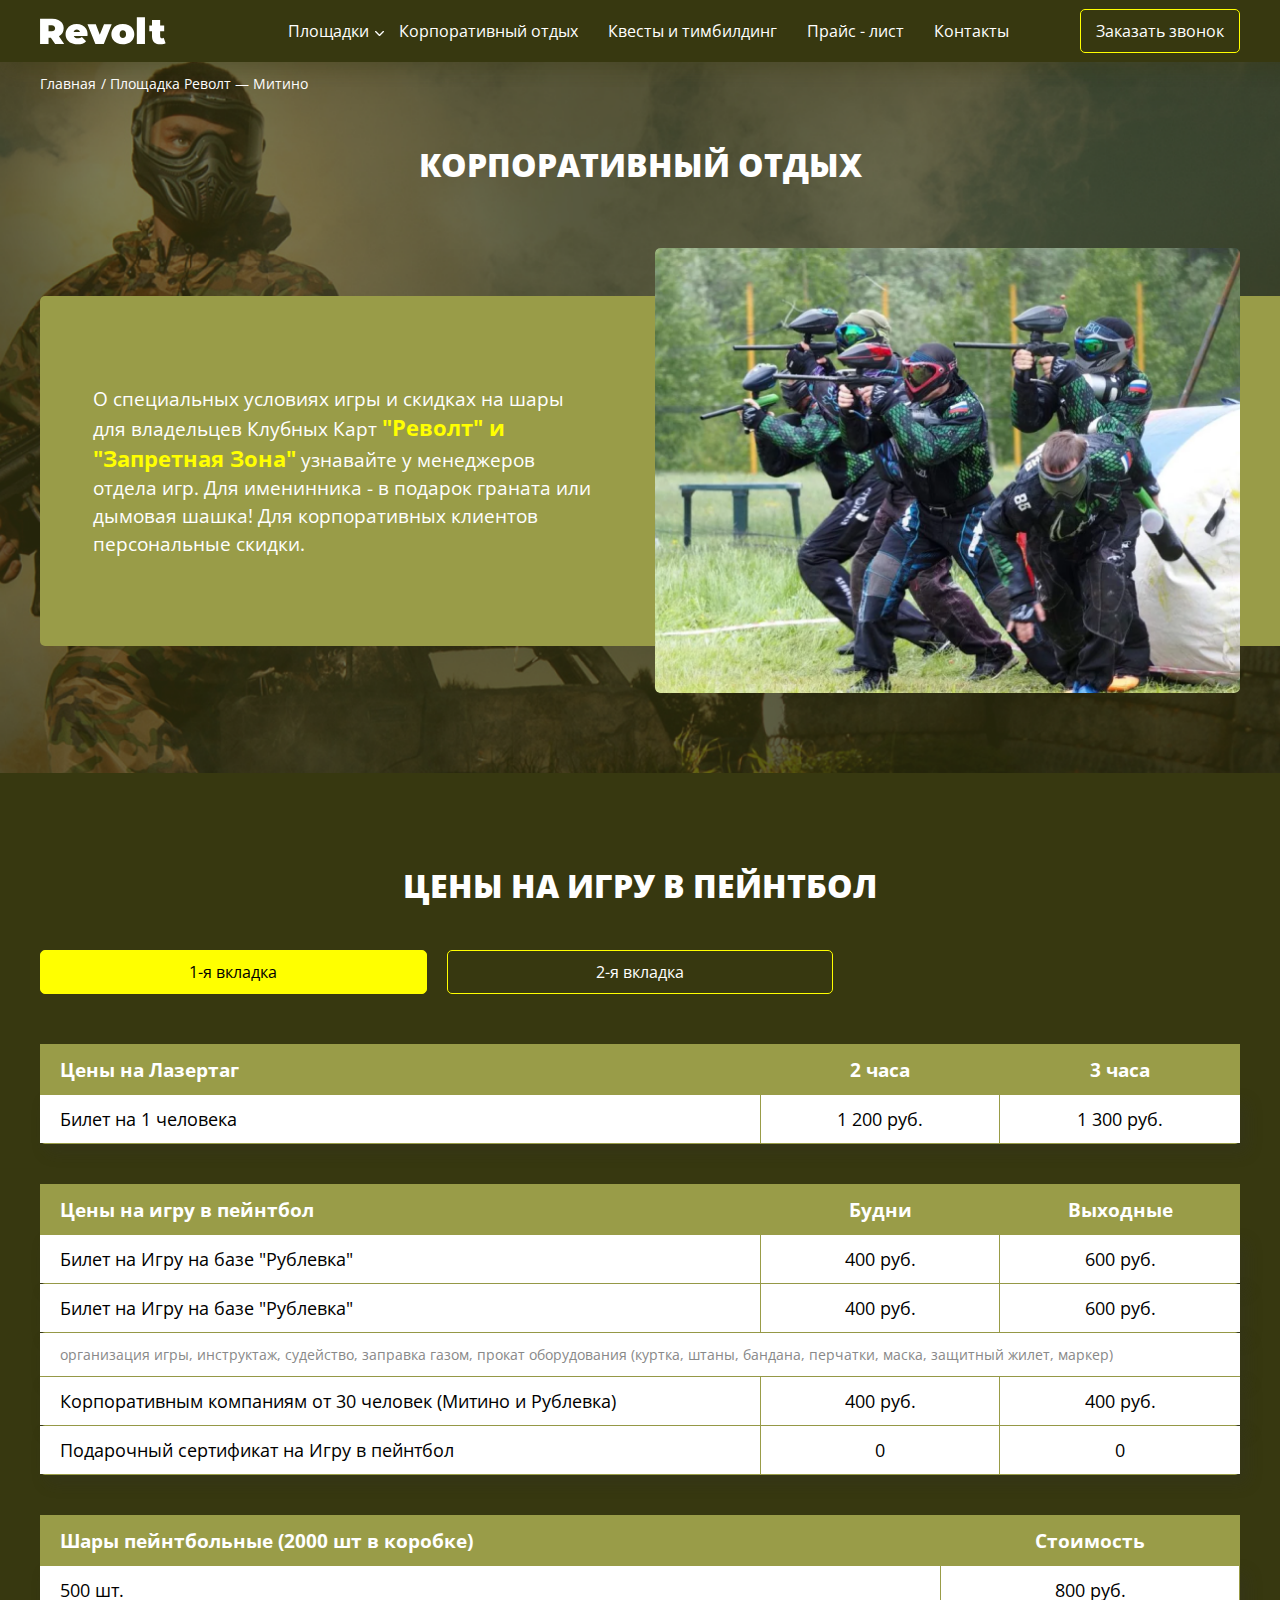
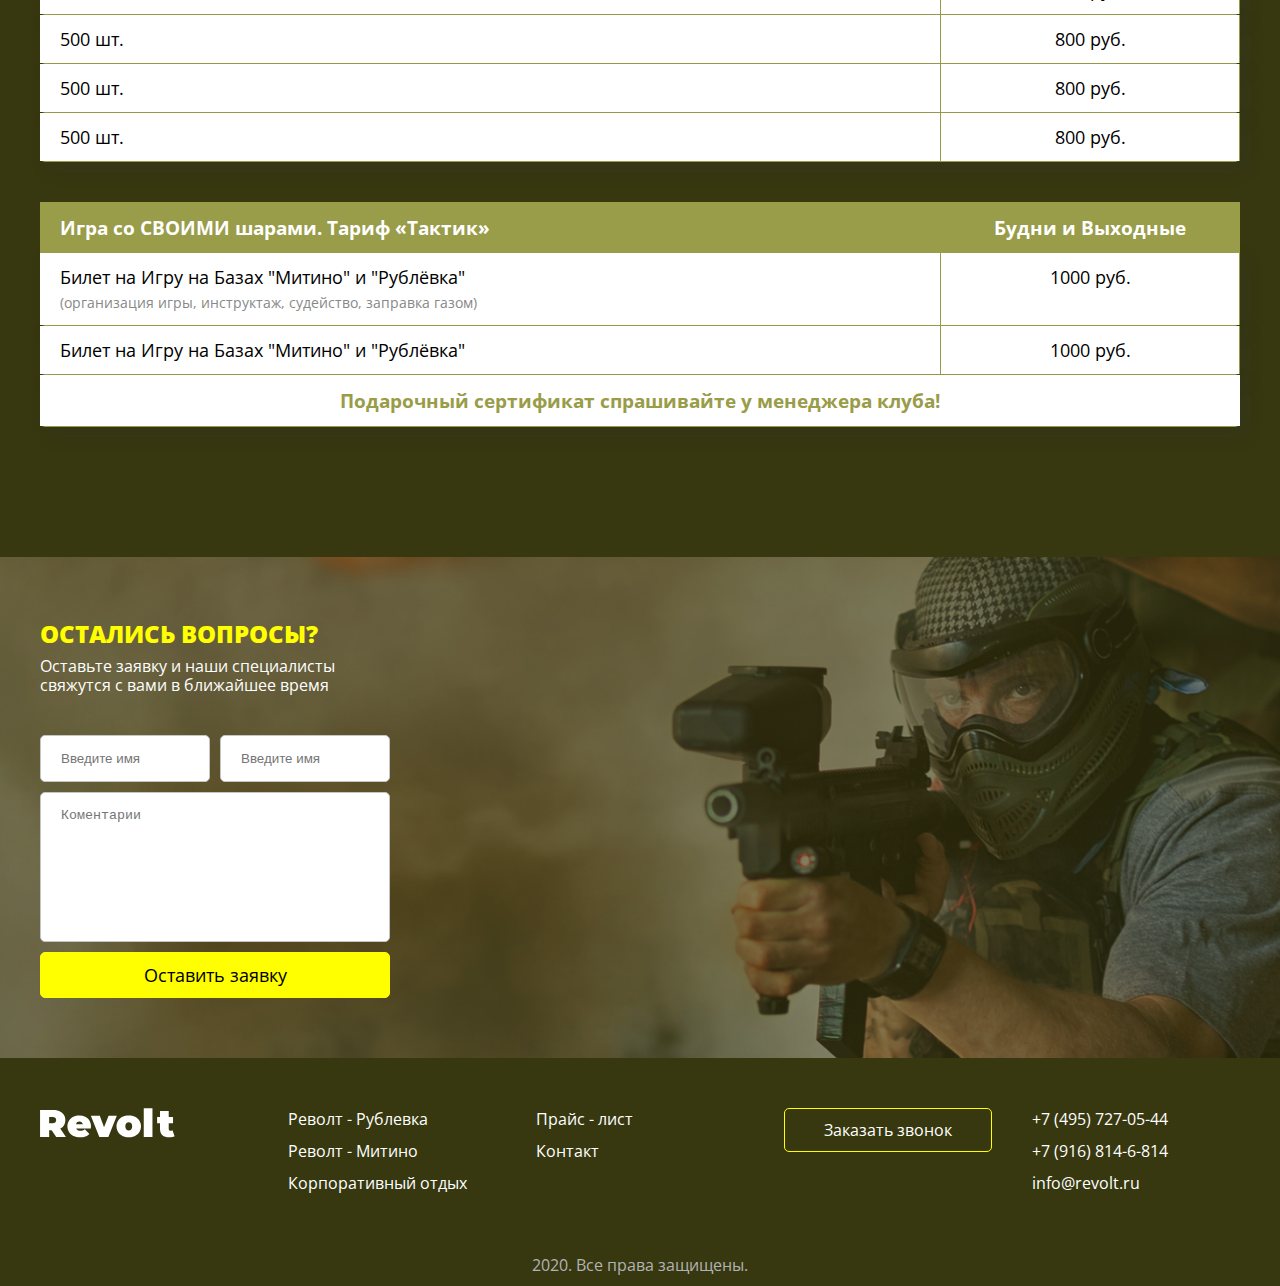
<file: price.html>
<!DOCTYPE html>
<html lang="en">

<head>
    <meta charset="utf-8">
    <meta http-equiv="X-UA-Compatible" content="IE=edge">
    <title></title>
    <meta name="description" content="">
    <meta name="viewport" content="width=device-width, user-scalable=no, initial-scale=1.0, maximum-scale=1.0, minimum-scale=1.0">
    <link rel="stylesheet" href="css/slick.css">
    <link rel="stylesheet" href="css/slick-theme.css">
    <link rel="stylesheet" href="css/magnific-popup.css">
    <link rel="stylesheet" href="css/main.css">
    <link href="https://fonts.googleapis.com/css?family=Open+Sans:300,400,600,700,800&display=swap&subset=cyrillic" rel="stylesheet">
</head>

<body>
    <div class="wrapper">
        <header class="padding">
            <div class="container">
                <div class="header-container">
                    <div class="logo-box">
                        <img src="img/icon/revolt.svg" alt="logo">
                    </div>
                    <nav>
                        <ul>
                            <li>
                                <a href="#">Площадки</a>
                                <ul class="sub-menu">
                                    <li>
                                        <a href="#">Test</a>
                                    </li>
                                    <li>
                                        <a href="#">Test</a>
                                    </li>
                                </ul>
                            </li>
                            <li>
                                <a href="#">Корпоративный отдых</a>
                            </li>
                            <li>
                                <a href="#">Квесты и тимбилдинг</a>
                            </li>
                            <li>
                                <a href="#">Прайс - лист</a>
                            </li>
                            <li>
                                <a href="#">Контакты</a>
                            </li>
                        </ul>
                        <a href="#" class="btn-call">Заказать звонок</a>
                    </nav>
                    <img src="img/icon/menu.svg" class="call-menu" alt="menu">
                </div>
            </div>
        </header>
        <main>
            <div class="backdrop"></div>
            <div class="bredcrumbs padding">
                <div class="container">
                    <div class="bredcrumbs-wrap">
                        <a href="#">Главная</a>
                        <span>Площадка Револт — Митино</span>
                    </div>
                </div>
            </div>
            <section class="info-page padding">
                <div class="container">
                    <p class="title-sm">корпоративный отдых</p>
                    <div class="container-info-page">
                        <div class="info-page-text">
                            <p class="text-simple">
                                О специальных условиях игры и скидках на шары для владельцев Клубных Карт <span>"Револт" и "Запретная Зона"</span> узнавайте у менеджеров отдела игр. Для именинника - в подарок граната или дымовая шашка! Для корпоративных клиентов персональные скидки.
                            </p>
                        </div>
                        <img src="img/info-page/info-page-photo-3.png" alt="photo">
                    </div>
                </div>
            </section>
            <section class="price padding">
                <div class="container">
                    <p class="title-sm">Цены на игру в пейнтбол</p>
                    <div class="price-container">
                        <div class="tabs">
 
                            <div class="tabs__caption">
                              <a href="#test" class="active">1-я вкладка</a>
                              <a href="#">2-я вкладка</li>
                            </div>
                           
                            <div class="tabs__content">
                                <div class="tab-table-wrapper">
                                    <div class="tab-table-title">
                                        <p>Цены на Лазертаг</p>
                                        <p>2 часа</p>
                                        <p>3 часа</p>
                                    </div>
                                    <div class="tab-table-body">
                                        <p>
                                            Билет на 1 человека
                                        </p>
                                        <p>
                                            1 200 руб.
                                        </p>
                                        <p>
                                            1 300 руб.
                                        </p>
                                    </div>
                                </div>
                            </div>
                           
                            <div class="tabs__content">
                                <div class="tab-table-wrapper">
                                    <div class="tab-table-title">
                                        <p>Цены на игру в пейнтбол</p>
                                        <p>Будни</p>
                                        <p>Выходные</p>
                                    </div>
                                    <div class="tab-table-body">
                                        <p>
                                            Билет на Игру на базе "Рублевка"
                                        </p>
                                        <p>
                                            400 руб.
                                        </p>
                                        <p>
                                            600 руб.
                                        </p>
                                    </div>
                                    <div class="tab-table-body">
                                        <p>
                                            Билет на Игру на базе "Рублевка"
                                        </p>
                                        <p>
                                            400 руб.
                                        </p>
                                        <p>
                                            600 руб.
                                        </p>
                                    </div>
                                    <div class="tab-table-body-info">
                                        <p>
                                            организация игры, инструктаж, судейство, заправка газом, прокат оборудования (куртка, штаны, бандана, перчатки, маска, защитный жилет, маркер)
                                        </p>
                                    </div>
                                    <div class="tab-table-body">
                                        <p>
                                            Корпоративным компаниям от 30 человек (Митино и Рублевка)
                                        </p>
                                        <p>
                                            400 руб.
                                        </p>
                                        <p>
                                            400 руб.
                                        </p>
                                    </div>
                                    <div class="tab-table-body">
                                        <p>
                                            Подарочный сертификат на Игру в пейнтбол
                                        </p>
                                        <p>
                                            0
                                        </p>
                                        <p>
                                            0
                                        </p>
                                    </div>
                                </div>
                            </div>

                            <div class="tabs__content">
                                <div class="tab-table-wrapper">
                                    <div class="tab-table-title-2">
                                        <p>Шары пейнтбольные (2000 шт в коробке)</p>
                                        <p>Стоимость</p>
                                    </div>
                                    <div class="tab-table-body-2">
                                        <p>500 шт.</p>
                                        <p>800 руб.</p>
                                    </div>
                                    <div class="tab-table-body-2">
                                        <p>500 шт.</p>
                                        <p>800 руб.</p>
                                    </div>
                                    <div class="tab-table-body-2">
                                        <p>500 шт.</p>
                                        <p>800 руб.</p>
                                    </div>
                                    <div class="tab-table-body-2">
                                        <p>500 шт.</p>
                                        <p>800 руб.</p>
                                    </div>
                                </div>
                            </div>


                           
                            <div class="tabs__content" id="test">
                                <div class="tab-table-wrapper">
                                    <div class="tab-table-title-2">
                                        <p>Игра со СВОИМИ шарами. Тариф «Тактик»</p>
                                        <p>Будни и Выходные</p>
                                    </div>
                                    <div class="tab-table-body-2">
                                        <p>Билет на Игру на Базах "Митино" и "Рублёвка"<br>
                                            <span>(организация игры, инструктаж, судейство, заправка газом)</span>
                                        </p>
                                        <p>1000 руб.</p>
                                    </div>
                                    <div class="tab-table-body-2">
                                        <p>Билет на Игру на Базах "Митино" и "Рублёвка"</p>
                                        <p>1000 руб.</p>
                                    </div>
                                    <div class="tab-table-body-2 strong-box">
                                       <p class="strong">
                                            Подарочный сертификат спрашивайте у менеджера клуба!
                                       </p>
                                    </div>
                                </div>
                            </div>


                    </div>
                </div>
            </section>
            <section class="question padding">
                <div class="container">
                    <div class="question-container">
                        <form class="form">
                            <p class="title-sm">ОСТАЛИСЬ ВОПРОСЫ?</p>
                            <p class="text-simple">Оставьте заявку и наши специалисты свяжутся с вами в ближайшее время</p>
                            <div class="input-box">
                                <input type="text" placeholder="Введите имя" class="simple-input">
                                <input type="text" placeholder="Введите имя"  class="simple-input">
                            </div>
                            <textarea name="mes" class="simple-input" placeholder="Коментарии"></textarea>
                            <button type="submit" class="btn-gold">Оставить заявку</button>
                        </form>
                    </div>
                </div>
            </section>
        </main>
        <footer class="padding">
            <div class="container">
                <div class="footer-container">
                    <div class="footer-logo">
                        <img src="img/icon/revolt.svg" alt="revolt">
                    </div>
                    <div class="footer-link-box">
                        <a href="#" class="footer-link">Револт - Рублевка</a>
                        <a href="#" class="footer-link">Револт - Митино</a>
                        <a href="#" class="footer-link">Корпоративный отдых</a>
                    </div>
                    <div class="footer-link-box">
                        <a href="#" class="footer-link">Прайс - лист</a>
                        <a href="#" class="footer-link">Контакт</a>
                    </div>
                    <div class="footer-link-box">
                        <a href="#" class="btn-call">Заказать звонок</a>
                    </div>
                    <div class="footer-link-box">
                        <a href="#" class="footer-link">+7 (495) 727-05-44</a>
                        <a href="#" class="footer-link">+7 (916) 814-6-814</a>
                        <a href="#" class="footer-link">info@revolt.ru</a>
                    </div>
                </div>
                <p class="coopyright">2020. Все права защищены.</p>
            </div>
        </footer>
    </div>


    <div id="test-form" class="mfp-hide white-popup-block">
        <p class="modal-title">Форма заявки</p>
        <p class="modal-text text-light">Оставьте свои контакты и мы с вами свяжемся<br> для уточнения деталей</p>
        <form method="POST">
            <div class="input-box">
                <input type="text" name="nameUser" placeholder="Имя" min="2" max="15" required>
            </div>
            <div class="input-box">
                <input type="text" name="phoneUser" placeholder="Телефон" min="8" max="25" required>
            </div>
            <div class="btn-wrap">
                <button type="submit">Отправить заявку</button>
            </div>
            <p class="politica-form">
                Нажимая кнопку, я принимаю <a href="#">политику<br> конфиденциальности</a> и соглашаюсь<br> с обработкой персональных данных.
            </p>
        </form>
    </div>

    <script src="js/libs/jquery-3.4.1.min.js"></script>
    <script src="js/libs/slick.min.js"></script>
    <script src="js/libs/jquery.magnific-popup.min.js"></script>
    <script src="js/libs/countdown.min.js"></script>
    <script src="js/common.js"></script>

</body>

</html>
</file>
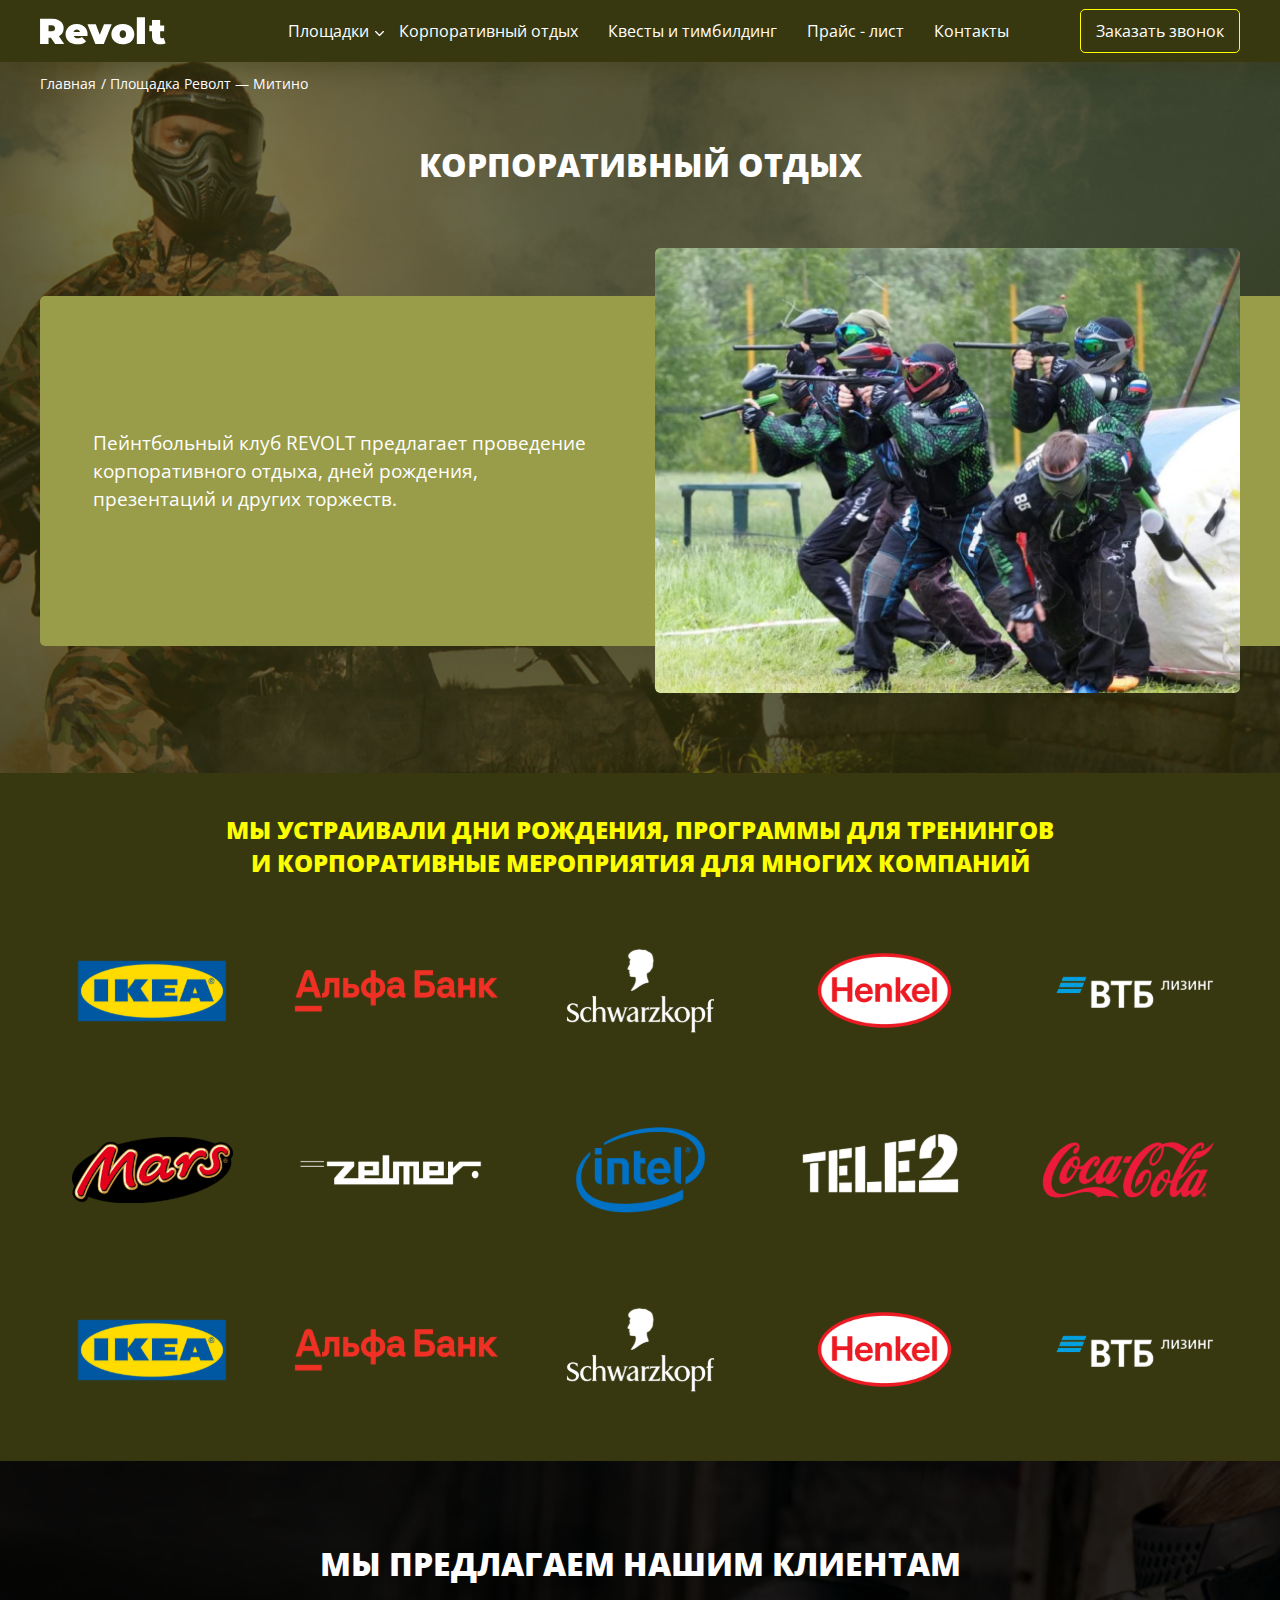
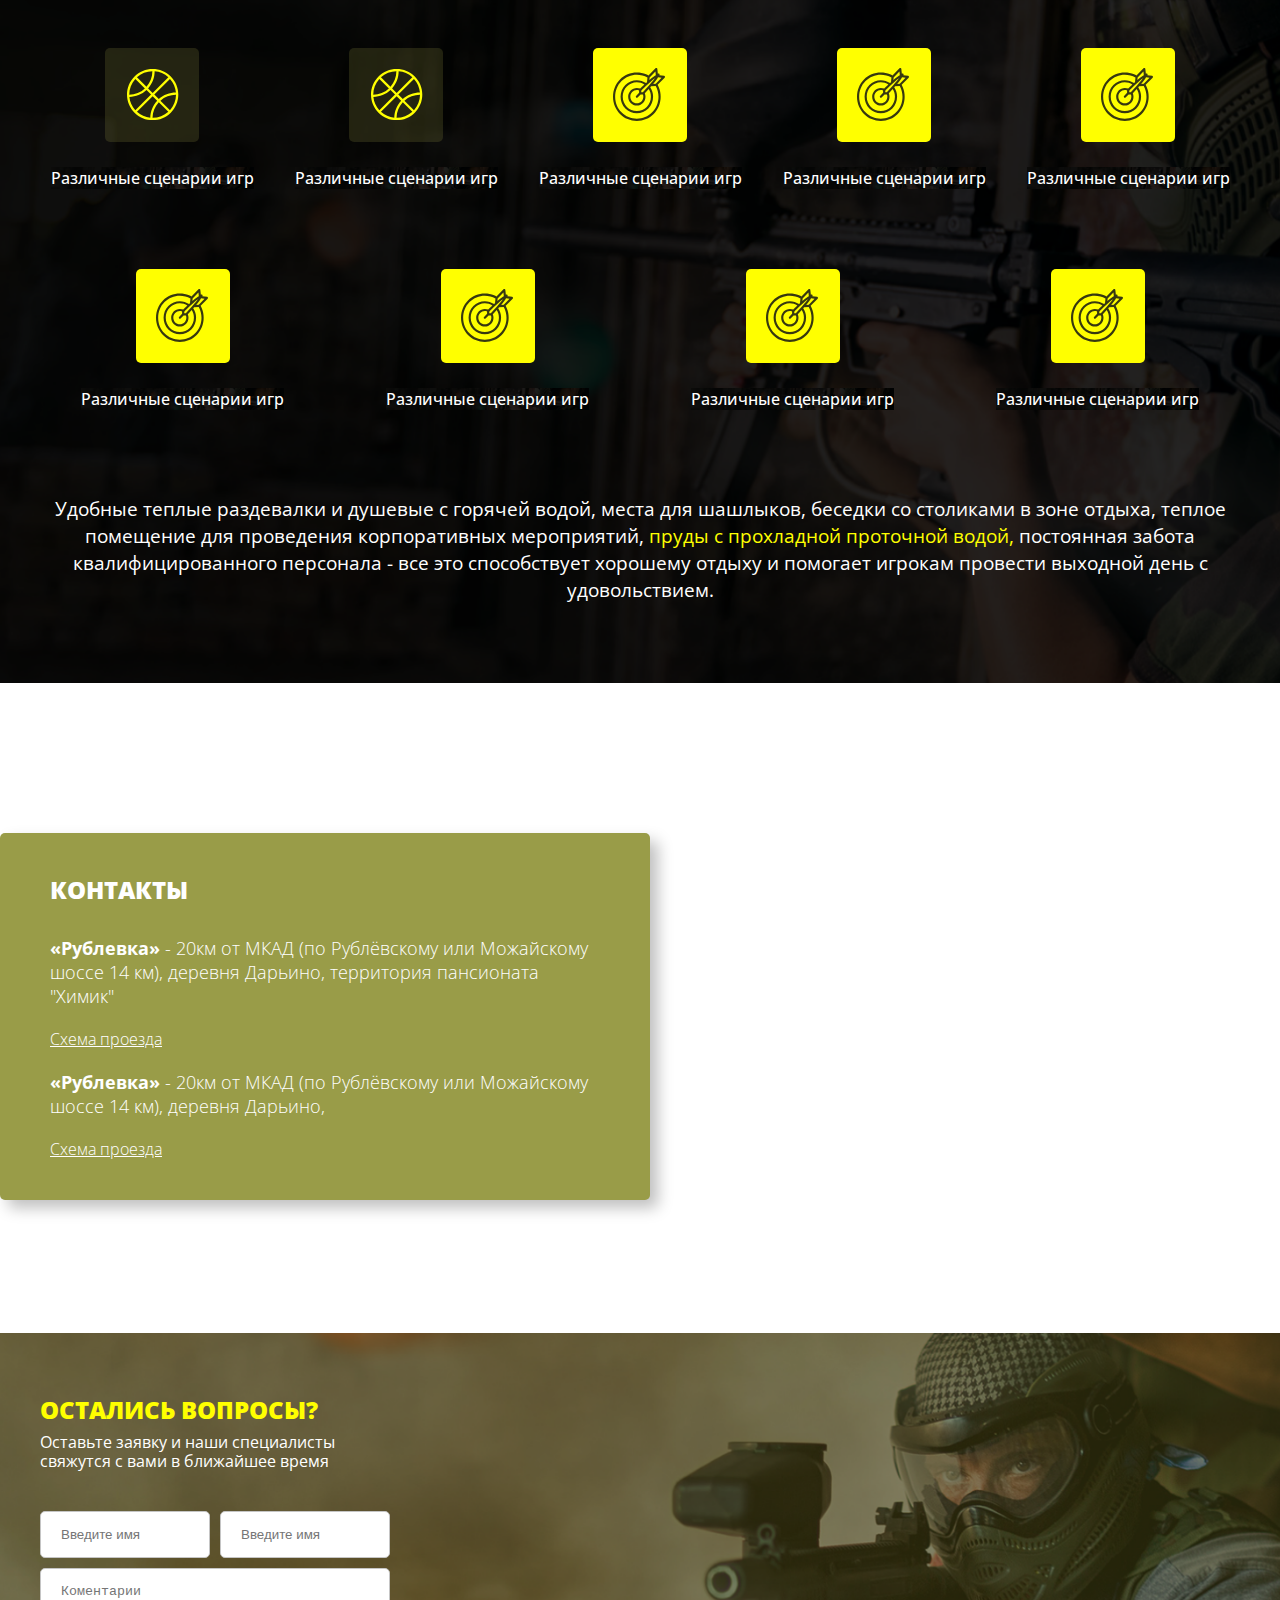
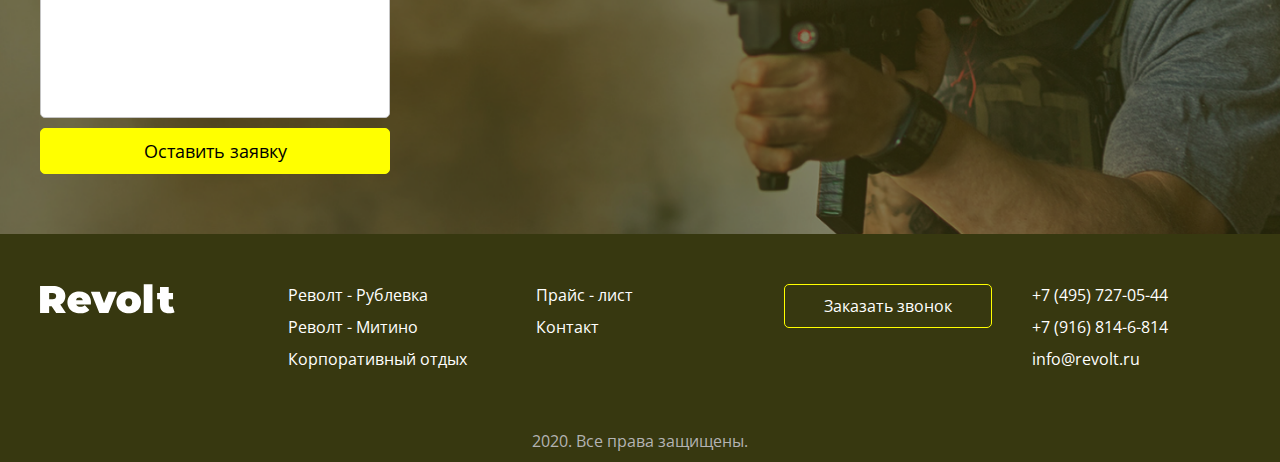
<file: relaxation.html>
<!DOCTYPE html>
<html lang="en">

<head>
    <meta charset="utf-8">
    <meta http-equiv="X-UA-Compatible" content="IE=edge">
    <title></title>
    <meta name="description" content="">
    <meta name="viewport" content="width=device-width, user-scalable=no, initial-scale=1.0, maximum-scale=1.0, minimum-scale=1.0">
    <link rel="stylesheet" href="css/slick.css">
    <link rel="stylesheet" href="css/slick-theme.css">
    <link rel="stylesheet" href="css/magnific-popup.css">
    <link rel="stylesheet" href="css/main.css">
    <link href="https://fonts.googleapis.com/css?family=Open+Sans:300,400,600,700,800&display=swap&subset=cyrillic" rel="stylesheet">
</head>

<body>
    <div class="wrapper">
        <header class="padding">
            <div class="container">
                <div class="header-container">
                    <div class="logo-box">
                        <img src="img/icon/revolt.svg" alt="logo">
                    </div>
                    <nav>
                        <ul>
                            <li>
                                <a href="#">Площадки</a>
                                <ul class="sub-menu">
                                    <li>
                                        <a href="#">Test</a>
                                    </li>
                                    <li>
                                        <a href="#">Test</a>
                                    </li>
                                </ul>
                            </li>
                            <li>
                                <a href="#">Корпоративный отдых</a>
                            </li>
                            <li>
                                <a href="#">Квесты и тимбилдинг</a>
                            </li>
                            <li>
                                <a href="#">Прайс - лист</a>
                            </li>
                            <li>
                                <a href="#">Контакты</a>
                            </li>
                        </ul>
                        <a href="#" class="btn-call">Заказать звонок</a>
                    </nav>
                    <img src="img/icon/menu.svg" class="call-menu" alt="menu">
                </div>
            </div>
        </header>
        <main>
            <div class="backdrop"></div>
            <div class="bredcrumbs padding">
                <div class="container">
                    <div class="bredcrumbs-wrap">
                        <a href="#">Главная</a>
                        <span>Площадка Револт — Митино</span>
                    </div>
                </div>
            </div>
            <section class="info-page padding">
                <div class="container">
                    <p class="title-sm">корпоративный отдых</p>
                    <div class="container-info-page">
                        <div class="info-page-text">
                            <p class="text-simple">
                                Пейнтбольный клуб REVOLT предлагает проведение корпоративного отдыха, дней рождения, презентаций и других торжеств.
                            </p>
                        </div>
                        <img src="img/info-page/info-page-photo-3.png" alt="photo">
                    </div>
                </div>
            </section>
            <section class="brend padding">
                <div class="container">
                    <div class="brend-container">
                        <p class="brend-title">Мы устраивали дни рождения, программы для тренингов<br> и корпоративные мероприятия для многих компаний</p>
                        <div class="brend-wrap">
                            <img src="img/brend/brend-1.svg" alt="brend">
                            <img src="img/brend/brend-2.svg" alt="brend">
                            <img src="img/brend/brend-3.svg" alt="brend">
                            <img src="img/brend/brend-4.svg" alt="brend">
                            <img src="img/brend/brend-5.svg" alt="brend">
                            <img src="img/brend/brend-6.svg" alt="brend">
                            <img src="img/brend/brend-7.svg" alt="brend">
                            <img src="img/brend/brend-8.svg" alt="brend">
                            <img src="img/brend/brend-9.svg" alt="brend">
                            <img src="img/brend/brend-10.svg" alt="brend">
                            <img src="img/brend/brend-1.svg" alt="brend">
                            <img src="img/brend/brend-2.svg" alt="brend">
                            <img src="img/brend/brend-3.svg" alt="brend">
                            <img src="img/brend/brend-4.svg" alt="brend">
                            <img src="img/brend/brend-5.svg" alt="brend">
                        </div>
                    </div>
                </div>
            </section>
            <section class="organization padding">
                <div class="container">
                    <p class="title-sm">МЫ ПРЕДЛАГАЕМ НАШИМ КЛИЕНТАМ</p>
                    <div class="organization-container">
                        <div class="organization-box-1">
                            <div class="organization-box">
                                <img src="img/icon-yellow/ball.svg" class="disabled" alt="active">
                                <img src="img/icon-yellow/ball-active.svg" class="active-img" alt="active">
                                <p class="organization">Различные сценарии игр</p>
                            </div>
                            <div class="organization-box">
                                <img src="img/icon-yellow/ball.svg" class="disabled" alt="active">
                                <img src="img/icon-yellow/ball-active.svg" class="active-img" alt="active">
                                <p class="organization">Различные сценарии игр</p>
                            </div>
                            <div class="organization-box">
                                <img src="img/organization/icon-2.svg" alt="icon">
                                <p class="organization">Различные сценарии игр</p>
                            </div>
                            <div class="organization-box">
                                <img src="img/organization/icon-2.svg" alt="icon">
                                <p class="organization">Различные сценарии игр</p>
                            </div>
                            <div class="organization-box">
                                <img src="img/organization/icon-2.svg" alt="icon">
                                <p class="organization">Различные сценарии игр</p>
                            </div>
                        </div>
                        <div class="organization-box-2">
                            <div class="organization-box">
                                <img src="img/organization/icon-2.svg" alt="icon">
                                <p class="organization">Различные сценарии игр</p>
                            </div>
                            <div class="organization-box">
                                <img src="img/organization/icon-2.svg" alt="icon">
                                <p class="organization">Различные сценарии игр</p>
                            </div>
                            <div class="organization-box">
                                <img src="img/organization/icon-2.svg" alt="icon">
                                <p class="organization">Различные сценарии игр</p>
                            </div>
                            <div class="organization-box">
                                <img src="img/organization/icon-2.svg" alt="icon">
                                <p class="organization">Различные сценарии игр</p>
                            </div>
                        </div>
                    </div>
                    <p class="organization-prew">
                        Удобные теплые раздевалки и душевые с горячей водой, места для шашлыков, беседки со столиками в зоне отдыха, теплое помещение для проведения корпоративных мероприятий, <span>пруды с прохладной проточной водой,</span> постоянная забота квалифицированного персонала - все это способствует хорошему отдыху и помогает игрокам провести выходной день с удовольствием.
                    </p>
                </div>
            </section>
            <section class="map">
                <iframe src="https://www.google.com/maps/embed?pb=!1m18!1m12!1m3!1d387190.2798714688!2d-74.25986211989093!3d40.69767007105872!2m3!1f0!2f0!3f0!3m2!1i1024!2i768!4f13.1!3m3!1m2!1s0x89c24fa5d33f083b%3A0xc80b8f06e177fe62!2z0J3RjNGOLdCZ0L7RgNC6LCDQodCo0JA!5e0!3m2!1sru!2sua!4v1585500732573!5m2!1sru!2sua" frameborder="0" style="border:0;" allowfullscreen="" aria-hidden="false" tabindex="0"></iframe>
                <div class="map-info-box-2 container">
                    <p class="map-info-title">контакты </p>
                    <p class="text-map-simple"><span>«Рублевка»</span> - 20км от МКАД (по Рублёвскому или Можайскому шоссе 14 км), деревня Дарьино, территория пансионата "Химик" </p>
                    <a href="#" class="scheme">Схема проезда</a>
                    <p class="text-map-simple"><span>«Рублевка»</span> - 20км от МКАД (по Рублёвскому или Можайскому шоссе 14 км), деревня Дарьино,</p>
                    <a href="#" class="scheme">Схема проезда</a>
                </div>
            </section>
            <section class="question padding">
                <div class="container">
                    <div class="question-container">
                        <form class="form">
                            <p class="title-sm">ОСТАЛИСЬ ВОПРОСЫ?</p>
                            <p class="text-simple">Оставьте заявку и наши специалисты свяжутся с вами в ближайшее время</p>
                            <div class="input-box">
                                <input type="text" placeholder="Введите имя" class="simple-input">
                                <input type="text" placeholder="Введите имя"  class="simple-input">
                            </div>
                            <textarea name="mes" class="simple-input" placeholder="Коментарии"></textarea>
                            <button type="submit" class="btn-gold">Оставить заявку</button>
                        </form>
                    </div>
                </div>
            </section>
        </main>
        <footer class="padding">
            <div class="container">
                <div class="footer-container">
                    <div class="footer-logo">
                        <img src="img/icon/revolt.svg" alt="revolt">
                    </div>
                    <div class="footer-link-box">
                        <a href="#" class="footer-link">Револт - Рублевка</a>
                        <a href="#" class="footer-link">Револт - Митино</a>
                        <a href="#" class="footer-link">Корпоративный отдых</a>
                    </div>
                    <div class="footer-link-box">
                        <a href="#" class="footer-link">Прайс - лист</a>
                        <a href="#" class="footer-link">Контакт</a>
                    </div>
                    <div class="footer-link-box">
                        <a href="#" class="btn-call">Заказать звонок</a>
                    </div>
                    <div class="footer-link-box">
                        <a href="#" class="footer-link">+7 (495) 727-05-44</a>
                        <a href="#" class="footer-link">+7 (916) 814-6-814</a>
                        <a href="#" class="footer-link">info@revolt.ru</a>
                    </div>
                </div>
                <p class="coopyright">2020. Все права защищены.</p>
            </div>
        </footer>
    </div>


    <div id="test-form" class="mfp-hide white-popup-block">
        <p class="modal-title">Форма заявки</p>
        <p class="modal-text text-light">Оставьте свои контакты и мы с вами свяжемся<br> для уточнения деталей</p>
        <form method="POST">
            <div class="input-box">
                <input type="text" name="nameUser" placeholder="Имя" min="2" max="15" required>
            </div>
            <div class="input-box">
                <input type="text" name="phoneUser" placeholder="Телефон" min="8" max="25" required>
            </div>
            <div class="btn-wrap">
                <button type="submit">Отправить заявку</button>
            </div>
            <p class="politica-form">
                Нажимая кнопку, я принимаю <a href="#">политику<br> конфиденциальности</a> и соглашаюсь<br> с обработкой персональных данных.
            </p>
        </form>
    </div>

    <script src="js/libs/jquery-3.4.1.min.js"></script>
    <script src="js/libs/slick.min.js"></script>
    <script src="js/libs/jquery.magnific-popup.min.js"></script>
    <script src="js/libs/countdown.min.js"></script>
    <script src="js/common.js"></script>

</body>

</html>
</file>
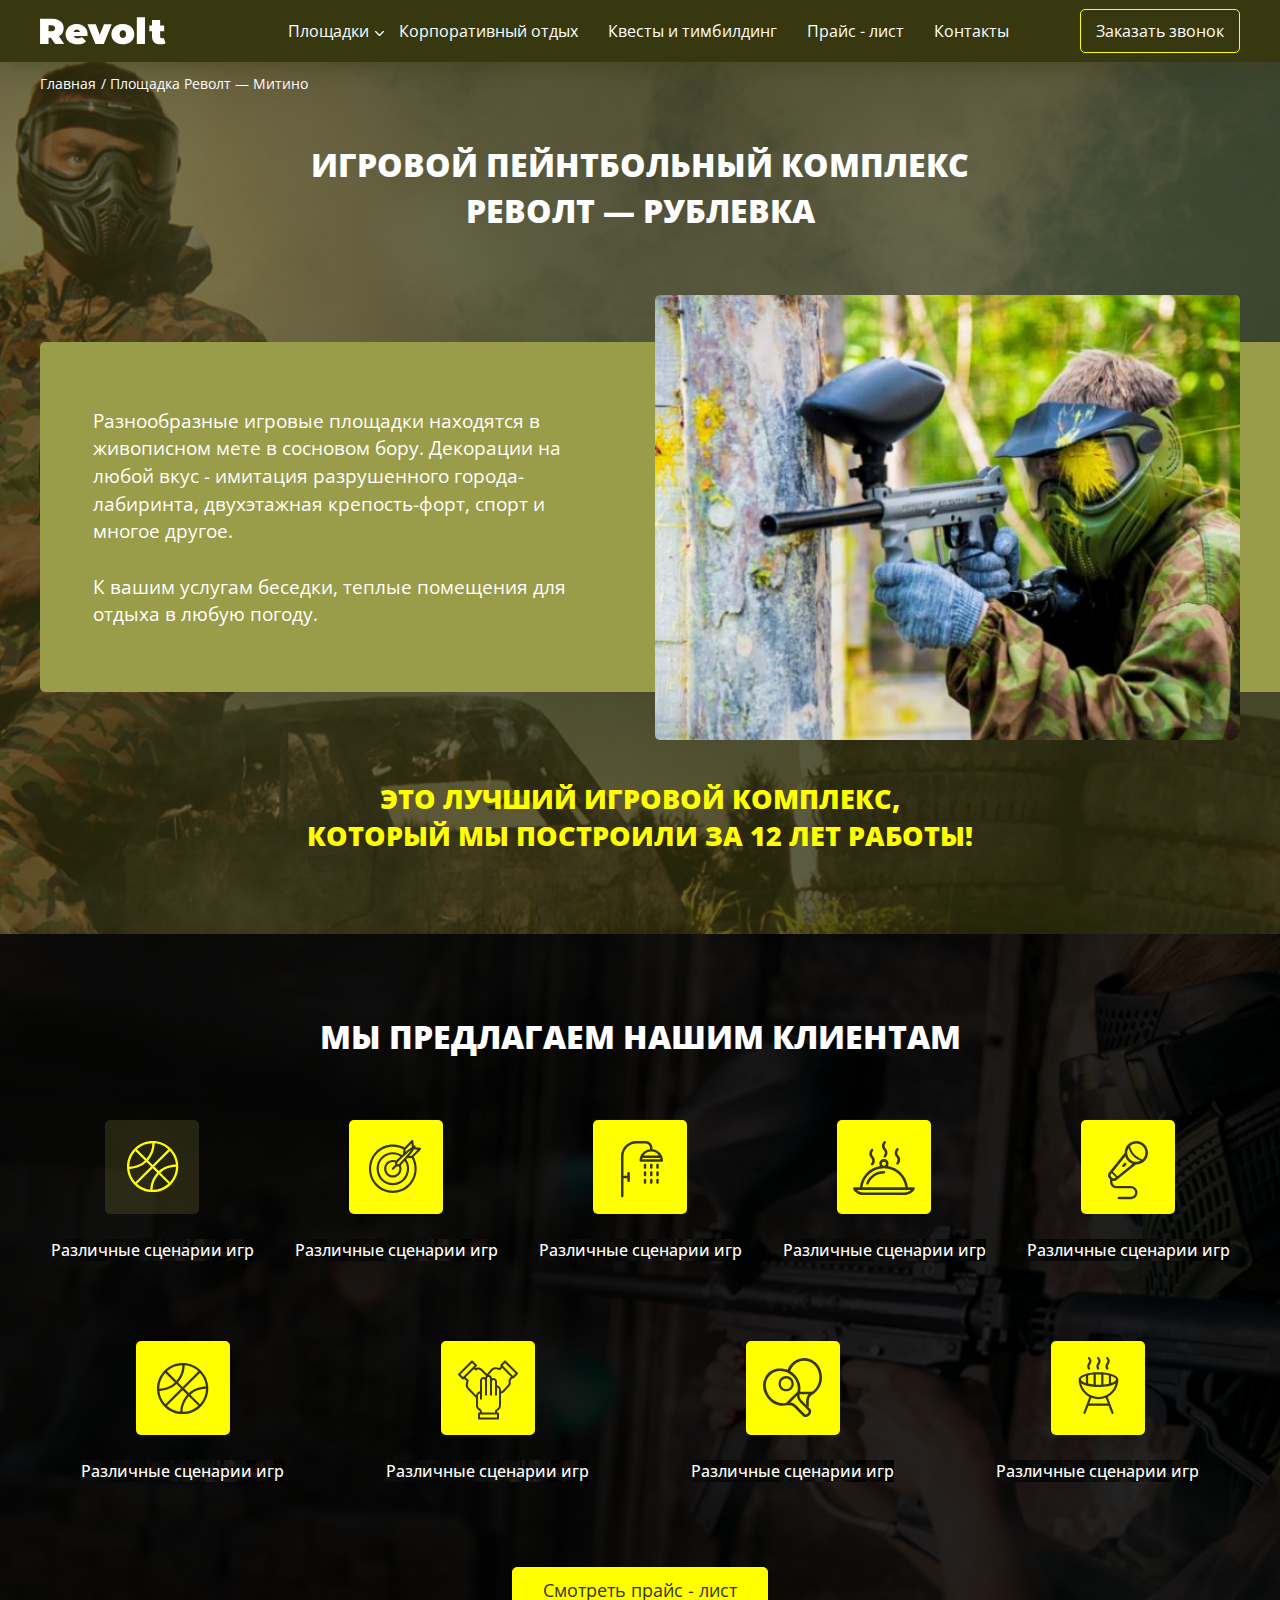
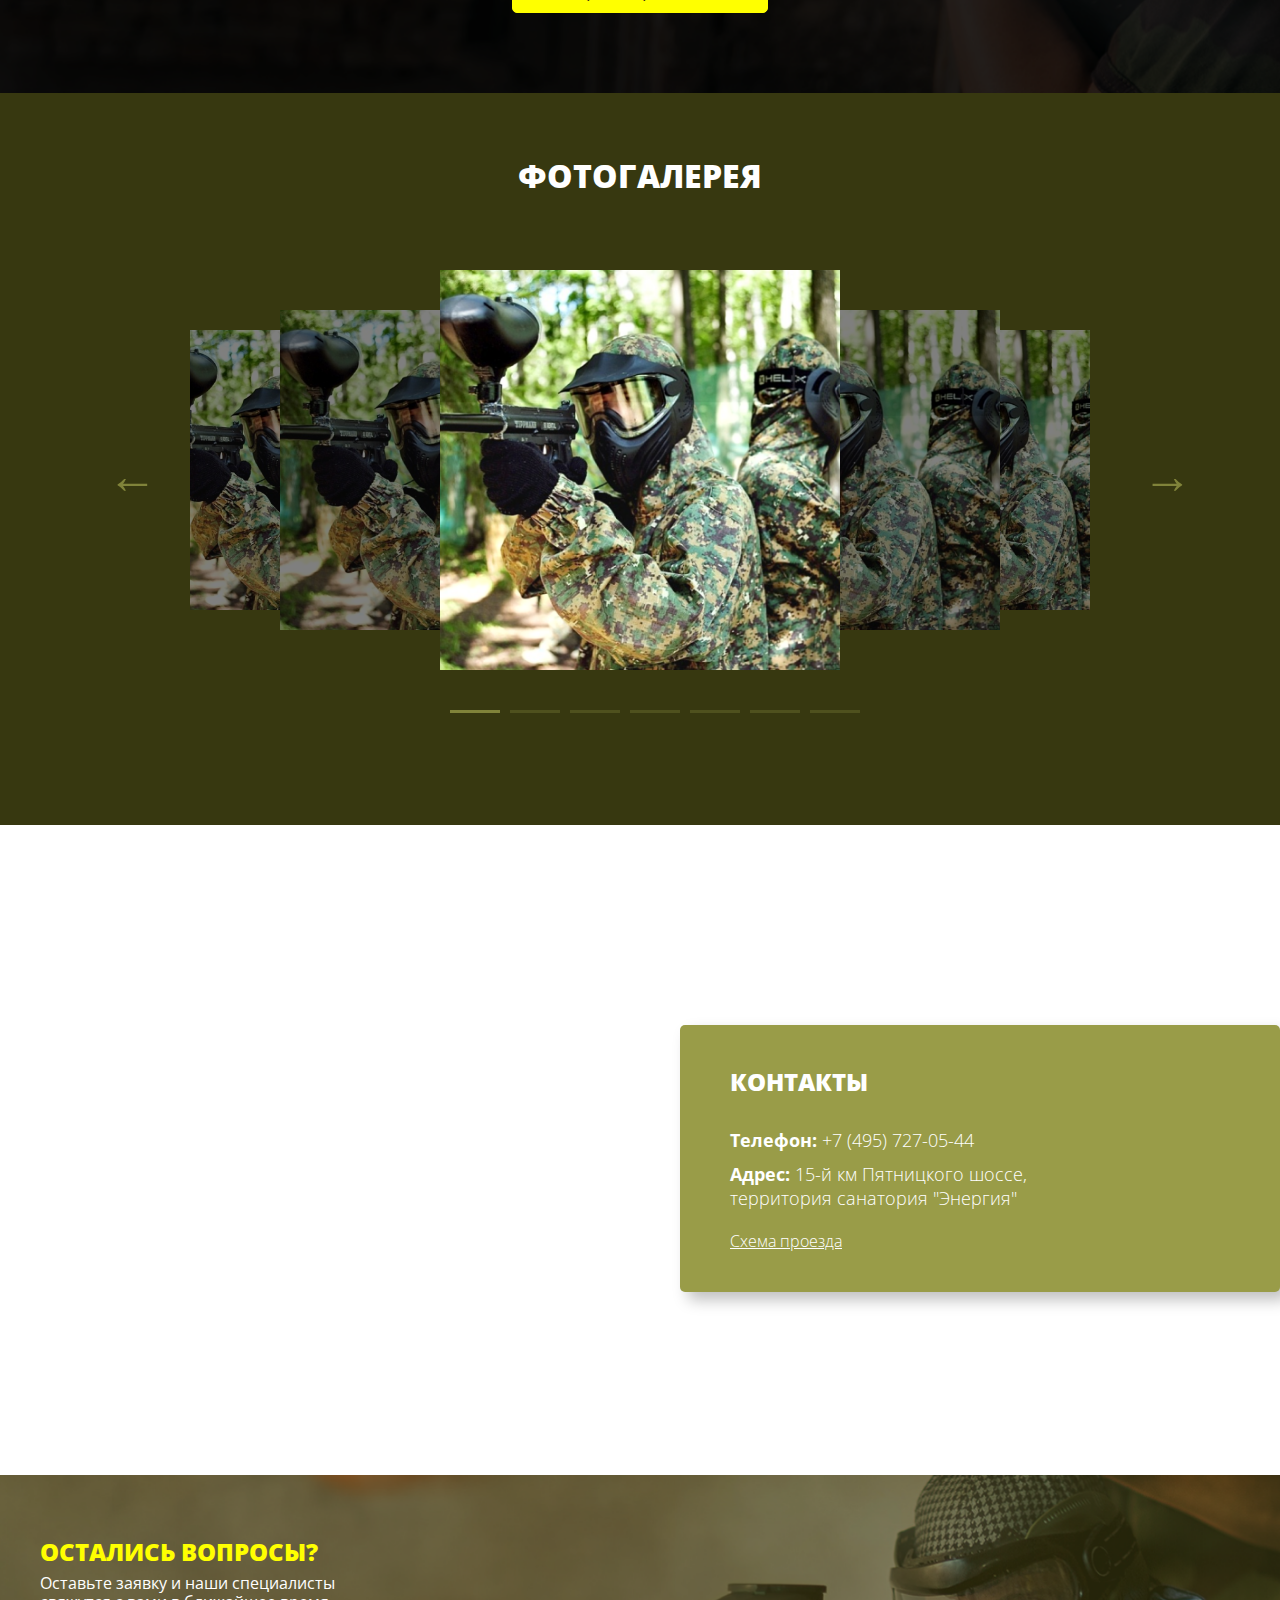
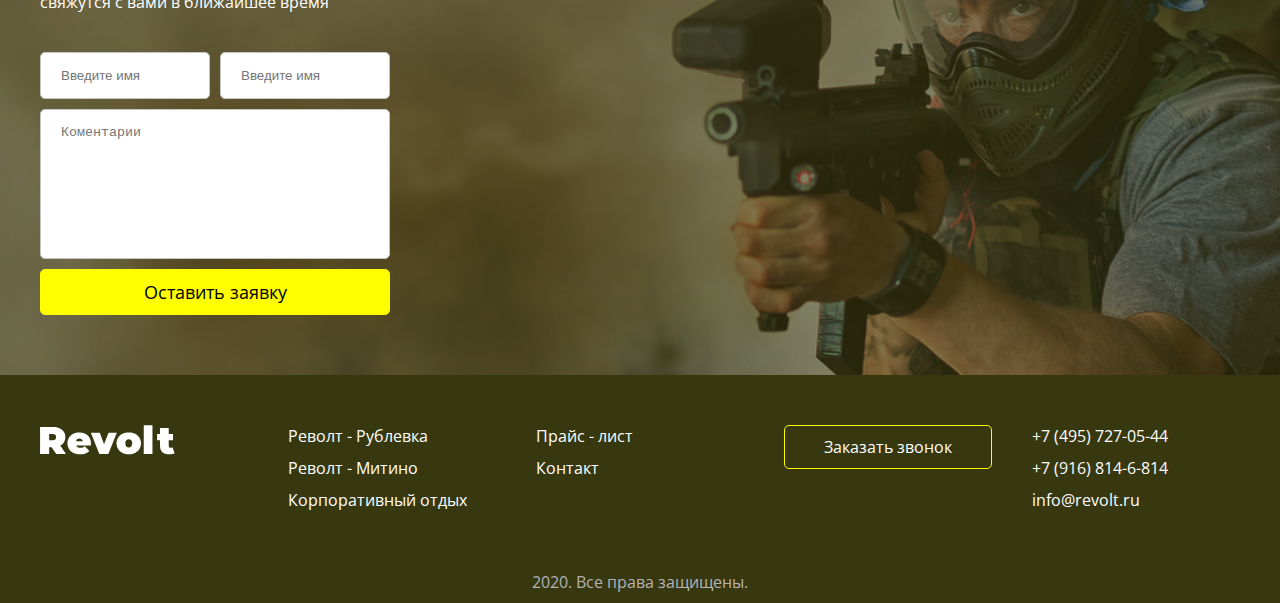
<file: rublevka.html>
<!DOCTYPE html>
<html lang="en">

<head>
    <meta charset="utf-8">
    <meta http-equiv="X-UA-Compatible" content="IE=edge">
    <title></title>
    <meta name="description" content="">
    <meta name="viewport" content="width=device-width, user-scalable=no, initial-scale=1.0, maximum-scale=1.0, minimum-scale=1.0">
    <link rel="stylesheet" href="css/slick.css">
    <link rel="stylesheet" href="css/slick-theme.css">
    <link rel="stylesheet" href="css/magnific-popup.css">
    <link rel="stylesheet" href="css/main.css">
    <link href="https://fonts.googleapis.com/css?family=Open+Sans:300,400,600,700,800&display=swap&subset=cyrillic" rel="stylesheet">
</head>

<body>
    <div class="wrapper">
        <header class="padding">
            <div class="container">
                <div class="header-container">
                    <div class="logo-box">
                        <img src="img/icon/revolt.svg" alt="logo">
                    </div>
                    <nav>
                        <ul>
                            <li>
                                <a href="#">Площадки</a>
                                <ul class="sub-menu">
                                    <li>
                                        <a href="#">Test</a>
                                    </li>
                                    <li>
                                        <a href="#">Test</a>
                                    </li>
                                </ul>
                            </li>
                            <li>
                                <a href="#">Корпоративный отдых</a>
                            </li>
                            <li>
                                <a href="#">Квесты и тимбилдинг</a>
                            </li>
                            <li>
                                <a href="#">Прайс - лист</a>
                            </li>
                            <li>
                                <a href="#">Контакты</a>
                            </li>
                        </ul>
                        <a href="#" class="btn-call">Заказать звонок</a>
                    </nav>
                    <img src="img/icon/menu.svg" class="call-menu" alt="menu">
                </div>
            </div>
        </header>
        <main>
            <div class="backdrop"></div>
            <div class="bredcrumbs padding">
                <div class="container">
                    <div class="bredcrumbs-wrap">
                        <a href="#">Главная</a>
                        <span>Площадка Револт — Митино</span>
                    </div>
                </div>
            </div>
            <section class="info-page padding">
                <div class="container">
                    <p class="title-sm">Игровой пейнтбольный комплекс<br> Револт — рублевка</p>
                    <div class="container-info-page">
                        <div class="info-page-text">
                            <p class="text-simple">
                                Разнообразные игровые площадки находятся в живописном мете в сосновом бору. Декорации на любой вкус - имитация разрушенного города-лабиринта, двухэтажная крепость-форт, спорт и многое другое.<br><br>
                                К вашим услугам беседки, теплые помещения для отдыха в любую погоду.
                            </p>
                        </div>
                        <img src="img/info-page/info-page-photo-2.png" alt="photo">
                    </div>
                    <p class="lozung-info">
                        Это лучший игровой комплекс,<br> который мы построили за 12 лет работы!
                    </p>
                </div>
            </section>
            <section class="organization padding">
                <div class="container">
                    <p class="title-sm">МЫ ПРЕДЛАГАЕМ НАШИМ КЛИЕНТАМ</p>
                    <div class="organization-container">
                        <div class="organization-box-1">
                            <div class="organization-box popup-with-form" href="#gallery">
                                <img src="img/icon-yellow/ball.svg" class="disabled" alt="active">
                                <img src="img/icon-yellow/ball-active.svg" class="active-img" alt="active">
                                <p class="organization">Различные сценарии игр</p>
                            </div>
                            <div class="organization-box">
                                <img src="img/organization/icon-2.svg" alt="icon">
                                <p class="organization">Различные сценарии игр</p>
                            </div>
                            <div class="organization-box">
                                <img src="img/organization/icon-3.svg" alt="icon">
                                <p class="organization">Различные сценарии игр</p>
                            </div>
                            <div class="organization-box">
                                <img src="img/organization/icon-4.svg" alt="icon">
                                <p class="organization">Различные сценарии игр</p>
                            </div>
                            <div class="organization-box">
                                <img src="img/organization/icon-5.svg" alt="icon">
                                <p class="organization">Различные сценарии игр</p>
                            </div>
                        </div>
                        <div class="organization-box-2">
                            <div class="organization-box">
                                <img src="img/organization/icon-6.svg" alt="icon">
                                <p class="organization">Различные сценарии игр</p>
                            </div>
                            <div class="organization-box">
                                <img src="img/organization/icon-7.svg" alt="icon">
                                <p class="organization">Различные сценарии игр</p>
                            </div>
                            <div class="organization-box">
                                <img src="img/organization/icon-8.svg" alt="icon">
                                <p class="organization">Различные сценарии игр</p>
                            </div>
                            <div class="organization-box">
                                <img src="img/organization/icon-9.svg" alt="icon">
                                <p class="organization">Различные сценарии игр</p>
                            </div>
                        </div>
                    </div>
                    <div class="btn-wrap">
                        <a href="#" class="btn-gold">Смотреть прайс - лист</a>
                    </div>
                </div>
            </section>
            <section class="slider-second padding">
                <div class="container">
                    <p class="title-sm">ФОТОГАЛЕРЕЯ</p>
                    <div class="gallery">
                        <div class="slider">
                            <div class="item">
                                <img data-src="img/about/about-img.png" src="img/about/about-img.png" alt="gallery1">
                            </div>
                            <div class="item">
                                <img data-src="img/about/about-img.png" src="img/about/about-img.png" alt="gallery1">
                            </div>
                            <div class="item">
                                <img data-src="img/about/about-img.png" src="img/about/about-img.png" alt="gallery1">
                            </div>
                            <div class="item">
                                <img data-src="img/about/about-img.png" src="img/about/about-img.png" alt="gallery1">
                            </div>
                            <div class="item">
                                <img data-src="img/about/about-img.png" src="img/about/about-img.png" alt="gallery1">
                            </div>
                            <div class="item">
                                <img data-src="img/about/about-img.png" src="img/about/about-img.png" alt="gallery1">
                            </div>
                            <div class="item">
                                <img data-src="img/about/about-img.png" src="img/about/about-img.png" alt="gallery1">
                            </div>
                        </div>
                    </div>
                </div>
            </section>
            <section class="map">
                <iframe src="https://www.google.com/maps/embed?pb=!1m18!1m12!1m3!1d387190.2798714688!2d-74.25986211989093!3d40.69767007105872!2m3!1f0!2f0!3f0!3m2!1i1024!2i768!4f13.1!3m3!1m2!1s0x89c24fa5d33f083b%3A0xc80b8f06e177fe62!2z0J3RjNGOLdCZ0L7RgNC6LCDQodCo0JA!5e0!3m2!1sru!2sua!4v1585500732573!5m2!1sru!2sua" frameborder="0" style="border:0;" allowfullscreen="" aria-hidden="false" tabindex="0"></iframe>
                <div class="map-info-box container">
                    <p class="map-info-title">контакты </p>
                    <div class="map-link-box">
                        <p class="preview">Телефон:</p>
                        <a href="tel:+7 (495) 727-05-44" class="link">+7 (495) 727-05-44</a>
                    </div>
                    <div class="map-link-box">
                        <p class="link"><span>Адрес:</span> 15-й км Пятницкого шоссе, территория санатория "Энергия"</p>
                    </div>
                    <a href="#" class="scheme">Схема проезда</a>
                </div>
            </section>
            <section class="question padding">
                <div class="container">
                    <div class="question-container">
                        <form class="form">
                            <p class="title-sm">ОСТАЛИСЬ ВОПРОСЫ?</p>
                            <p class="text-simple">Оставьте заявку и наши специалисты свяжутся с вами в ближайшее время</p>
                            <div class="input-box">
                                <input type="text" placeholder="Введите имя" class="simple-input">
                                <input type="text" placeholder="Введите имя"  class="simple-input">
                            </div>
                            <textarea name="mes" class="simple-input" placeholder="Коментарии"></textarea>
                            <button type="submit" class="btn-gold">Оставить заявку</button>
                        </form>
                    </div>
                </div>
            </section>
        </main>
        <footer class="padding">
            <div class="container">
                <div class="footer-container">
                    <div class="footer-logo">
                        <img src="img/icon/revolt.svg" alt="revolt">
                    </div>
                    <div class="footer-link-box">
                        <a href="#" class="footer-link">Револт - Рублевка</a>
                        <a href="#" class="footer-link">Револт - Митино</a>
                        <a href="#" class="footer-link">Корпоративный отдых</a>
                    </div>
                    <div class="footer-link-box">
                        <a href="#" class="footer-link">Прайс - лист</a>
                        <a href="#" class="footer-link">Контакт</a>
                    </div>
                    <div class="footer-link-box">
                        <a href="#" class="btn-call">Заказать звонок</a>
                    </div>
                    <div class="footer-link-box">
                        <a href="#" class="footer-link">+7 (495) 727-05-44</a>
                        <a href="#" class="footer-link">+7 (916) 814-6-814</a>
                        <a href="#" class="footer-link">info@revolt.ru</a>
                    </div>
                </div>
                <p class="coopyright">2020. Все права защищены.</p>
            </div>
        </footer>
    </div>


    <div id="test-form" class="mfp-hide white-popup-block">
        <p class="modal-title">Форма заявки</p>
        <p class="modal-text text-light">Оставьте свои контакты и мы с вами свяжемся<br> для уточнения деталей</p>
        <form method="POST">
            <div class="input-box">
                <input type="text" name="nameUser" placeholder="Имя" min="2" max="15" required>
            </div>
            <div class="input-box">
                <input type="text" name="phoneUser" placeholder="Телефон" min="8" max="25" required>
            </div>
            <div class="btn-wrap">
                <button type="submit">Отправить заявку</button>
            </div>
            <p class="politica-form">
                Нажимая кнопку, я принимаю <a href="#">политику<br> конфиденциальности</a> и соглашаюсь<br> с обработкой персональных данных.
            </p>
        </form>
    </div>

    <div id="gallery" class="mfp-hide white-popup-block gallery-mod">
        <div class="gallery-wrapper">
            <p>5 площадок: 2 крепости, спидбол, лабиринт, машины, гиперполе город</p>
            <div class="gallery-container">
                
                    <img src="img/about/about-img.png" alt="about">
               
                    <img src="img/about/about-img.png" alt="about">
              
                    <img src="img/about/about-img.png" alt="about">
               
                    <img src="img/about/about-img.png" alt="about">
                
                    <img src="img/about/about-img.png" alt="about">
               
                    <img src="img/about/about-img.png" alt="about">
                
            </div>
        </div>
    </div>

    <script src="js/libs/jquery-3.4.1.min.js"></script>
    <script src="js/libs/slick.min.js"></script>
    <script src="js/libs/jquery.magnific-popup.min.js"></script>
    <script src="js/libs/countdown.min.js"></script>
    <script src="js/common.js"></script>

</body>

</html>
</file>
<file: css/main.css>
@charset "UTF-8";
header {
  background: #373810;
  -webkit-box-shadow: 8px 8px 15px rgba(55, 56, 16, 0.3);
          box-shadow: 8px 8px 15px rgba(55, 56, 16, 0.3);
  z-index: 999;
  position: relative; }

.header-container {
  display: -webkit-box;
  display: -webkit-flex;
  display: -ms-flexbox;
  display: flex;
  -webkit-box-align: center;
  -webkit-align-items: center;
      -ms-flex-align: center;
          align-items: center;
  -webkit-box-pack: justify;
  -webkit-justify-content: space-between;
      -ms-flex-pack: justify;
          justify-content: space-between; }
  @media (max-width: 990px) {
    .header-container {
      padding: 10px 0;
      position: relative; } }
  .header-container .logo-box {
    display: -webkit-box;
    display: -webkit-flex;
    display: -ms-flexbox;
    display: flex;
    -webkit-box-align: center;
    -webkit-align-items: center;
        -ms-flex-align: center;
            align-items: center;
    -webkit-box-pack: center;
    -webkit-justify-content: center;
        -ms-flex-pack: center;
            justify-content: center; }
    @media (max-width: 1150px) {
      .header-container .logo-box img {
        height: 20px; } }
  .header-container nav {
    width: 100%;
    display: -webkit-box;
    display: -webkit-flex;
    display: -ms-flexbox;
    display: flex;
    padding: 5px 0;
    -webkit-box-align: center;
    -webkit-align-items: center;
        -ms-flex-align: center;
            align-items: center;
    -webkit-box-pack: justify;
    -webkit-justify-content: space-between;
        -ms-flex-pack: justify;
            justify-content: space-between; }
    @media (max-width: 990px) {
      .header-container nav {
        display: none;
        padding: 0;
        top: 50px;
        left: -20px;
        width: auto;
        width: 100vw;
        position: absolute;
        background: #373810;
        -webkit-box-shadow: 8px 8px 15px rgba(55, 56, 16, 0.2);
                box-shadow: 8px 8px 15px rgba(55, 56, 16, 0.2); } }
    .header-container nav ul {
      display: -webkit-box;
      display: -webkit-flex;
      display: -ms-flexbox;
      display: flex;
      -webkit-box-align: center;
      -webkit-align-items: center;
          -ms-flex-align: center;
              align-items: center;
      -webkit-box-pack: justify;
      -webkit-justify-content: space-between;
          -ms-flex-pack: justify;
              justify-content: space-between;
      margin-right: 15px;
      margin-left: 10%; }
      @media (max-width: 1250px) {
        .header-container nav ul {
          margin-left: 5%; } }
      @media (max-width: 1180px) {
        .header-container nav ul {
          margin-left: 2%; } }
      @media (max-width: 1150px) {
        .header-container nav ul {
          margin-right: 5px;
          margin-left: 10%; } }
      @media (max-width: 1024px) {
        .header-container nav ul {
          margin-left: 5%; } }
      @media (max-width: 990px) {
        .header-container nav ul {
          padding: 10px 15px;
          margin: 0;
          -webkit-box-orient: vertical;
          -webkit-box-direction: normal;
          -webkit-flex-direction: column;
              -ms-flex-direction: column;
                  flex-direction: column;
          -webkit-box-align: start;
          -webkit-align-items: flex-start;
              -ms-flex-align: start;
                  align-items: flex-start;
          margin-bottom: 5px; } }
      .header-container nav ul li a {
        display: block;
        font: normal 1rem 'Open Sans', sans-serif;
        padding: 15px;
        color: #fff;
        -webkit-transition: .3s;
        -o-transition: .3s;
        transition: .3s; }
        .header-container nav ul li a:hover {
          color: #e0e0e0; }
        @media (max-width: 1150px) {
          .header-container nav ul li a {
            padding: 10px 8px;
            font-size: .87rem; } }
        @media (max-width: 990px) {
          .header-container nav ul li a {
            font-size: 1rem;
            font-weight: 600; } }
      .header-container nav ul li:nth-child(1) {
        position: relative;
        -webkit-transition: .3s;
        -o-transition: .3s;
        transition: .3s; }
        .header-container nav ul li:nth-child(1)::after {
          content: url(../img/icon/arrow.svg);
          position: absolute;
          right: 0;
          top: 16px; }
          @media (max-width: 1150px) {
            .header-container nav ul li:nth-child(1)::after {
              top: 10px;
              right: -3px; } }
          @media (max-width: 990px) {
            .header-container nav ul li:nth-child(1)::after {
              right: -20px;
              top: 11px; } }
        .header-container nav ul li:nth-child(1):hover .sub-menu {
          display: block;
          opacity: 1; }
    .header-container nav .sub-menu {
      display: none;
      position: absolute;
      background: #373810;
      left: 15px;
      margin: 0;
      width: 100%;
      opacity: 0;
      -webkit-transition: .3s;
      -o-transition: .3s;
      transition: .3s; }
      @media (max-width: 990px) {
        .header-container nav .sub-menu {
          position: relative;
          left: 15px;
          padding: 0 5px;
          display: block;
          opacity: 1; } }
      .header-container nav .sub-menu li {
        position: relative; }
      .header-container nav .sub-menu li:nth-child(1)::after {
        display: none; }
      .header-container nav .sub-menu a {
        padding: 10px;
        font-size: .87rem; }
        @media (max-width: 990px) {
          .header-container nav .sub-menu a {
            font-size: 1rem;
            font-weight: 600;
            padding: 0;
            margin-bottom: 10px; } }
      @media (max-width: 990px) {
        .header-container nav .sub-menu li:last-child a {
          margin: 0; } }
  .header-container .btn-call {
    display: block;
    font: normal 1rem 'Open Sans', sans-serif;
    color: #fff;
    padding: 10px 15px;
    border: 1px solid #FFFF00;
    border-radius: 5px;
    display: -webkit-box;
    display: -webkit-flex;
    display: -ms-flexbox;
    display: flex;
    -webkit-box-align: center;
    -webkit-align-items: center;
        -ms-flex-align: center;
            align-items: center;
    -webkit-box-pack: center;
    -webkit-justify-content: center;
        -ms-flex-pack: center;
            justify-content: center;
    -webkit-transition: .3s;
    -o-transition: .3s;
    transition: .3s; }
    @media (max-width: 990px) {
      .header-container .btn-call {
        -webkit-box-sizing: border-box;
                box-sizing: border-box;
        max-width: 100%;
        font-weight: 600;
        font-size: 1.125rem;
        margin: 0 20px;
        margin-bottom: 20px; } }
    .header-container .btn-call:hover {
      background: #FFFF00;
      color: #000; }

.call-menu {
  display: none; }
  @media (max-width: 990px) {
    .call-menu {
      display: block;
      height: 30px; } }

.backdrop {
  position: fixed;
  left: -110%;
  top: 0;
  width: 100%;
  height: 100%;
  background: rgba(0, 0, 0, 0.7);
  opacity: 0;
  z-index: 99;
  -webkit-transition: opacity 0.3s ease;
  -o-transition: opacity 0.3s ease;
  transition: opacity 0.3s ease; }

.backdrop-active {
  opacity: 1;
  left: 0; }

.offer {
  background: url(../img/offer/offer-bg.png) no-repeat center center;
  background-size: cover;
  height: 600px; }
  @media (max-width: 768px) {
    .offer {
      height: 500px; } }
  .offer .container {
    height: 100%; }

.offer-container {
  display: -webkit-box;
  display: -webkit-flex;
  display: -ms-flexbox;
  display: flex;
  -webkit-box-orient: vertical;
  -webkit-box-direction: normal;
  -webkit-flex-direction: column;
      -ms-flex-direction: column;
          flex-direction: column;
  -webkit-box-pack: center;
  -webkit-justify-content: center;
      -ms-flex-pack: center;
          justify-content: center;
  -webkit-box-align: center;
  -webkit-align-items: center;
      -ms-flex-align: center;
          align-items: center;
  height: 100%;
  max-width: 500px; }
  .offer-container .text-simple {
    margin-bottom: 70px; }
    @media (max-width: 990px) {
      .offer-container .text-simple {
        margin-bottom: 30px; } }
    @media (max-width: 576px) {
      .offer-container .text-simple {
        text-align: center; } }
  @media (max-width: 576px) {
    .offer-container .title-xl {
      text-align: center; } }

.about {
  background: #373810; }
  .about .container {
    padding: 90px 0; }
    @media (max-width: 990px) {
      .about .container {
        padding: 50px 0; } }
  .about .title-sm {
    text-align: center;
    margin-bottom: 65px; }
    @media (max-width: 990px) {
      .about .title-sm {
        margin-bottom: 30px; } }
  .about .about-container {
    display: grid;
    grid-template-columns: 1fr 1fr;
    grid-gap: 35px; }
    @media (max-width: 990px) {
      .about .about-container {
        grid-template-columns: 1fr; } }
    .about .about-container .about-box-img {
      position: relative;
      display: -webkit-box;
      display: -webkit-flex;
      display: -ms-flexbox;
      display: flex;
      -webkit-box-align: center;
      -webkit-align-items: center;
          -ms-flex-align: center;
              align-items: center;
      -webkit-box-pack: center;
      -webkit-justify-content: center;
          -ms-flex-pack: center;
              justify-content: center; }
      .about .about-container .about-box-img::before {
        content: '';
        display: block;
        position: absolute;
        background: #999C48;
        border-radius: 5px 5px 0px 0px;
        width: 350px;
        height: 120%;
        right: -25px;
        top: -2px;
        z-index: 1; }
        @media (max-width: 990px) {
          .about .about-container .about-box-img::before {
            display: none; } }
    .about .about-container img {
      max-width: 100%;
      height: auto;
      position: relative;
      z-index: 2;
      top: 25px;
      border-radius: 5px; }
      @media (max-width: 990px) {
        .about .about-container img {
          top: 0; } }

.advanture {
  background: url(../img/advature/advanture-bg.png) no-repeat center center;
  background-size: cover;
  position: relative;
  z-index: 2; }
  .advanture .container {
    padding: 90px 0; }
    @media (max-width: 990px) {
      .advanture .container {
        padding: 50px 0; } }
  .advanture .title-sm {
    text-align: center;
    display: block;
    margin-bottom: 65px; }
    @media (max-width: 990px) {
      .advanture .title-sm {
        margin-bottom: 30px; } }

.advanture-container {
  display: grid;
  grid-template-columns: 1fr 1fr 1fr 1fr;
  grid-gap: 30px; }
  @media (max-width: 990px) {
    .advanture-container {
      grid-template-columns: 1fr 1fr; } }
  @media (max-width: 768px) {
    .advanture-container {
      grid-template-columns: 1fr;
      text-align: center; } }
  .advanture-container p {
    line-height: 145.4%; }
  .advanture-container img {
    margin-bottom: 15px; }

.organization {
  background: url(../img/organiz/organiz.png) no-repeat center center;
  background-size: cover; }
  .organization .container {
    padding: 80px 0; }
    @media (max-width: 990px) {
      .organization .container {
        padding: 60px 0; } }
  .organization .title-sm {
    text-align: center;
    display: block;
    margin-bottom: 60px; }
  .organization .btn-wrap {
    display: -webkit-box;
    display: -webkit-flex;
    display: -ms-flexbox;
    display: flex;
    -webkit-box-align: center;
    -webkit-align-items: center;
        -ms-flex-align: center;
            align-items: center;
    -webkit-box-pack: center;
    -webkit-justify-content: center;
        -ms-flex-pack: center;
            justify-content: center; }
    .organization .btn-wrap a {
      width: auto; }
  .organization .organization-box {
    cursor: pointer;
    position: relative; }
    .organization .organization-box .active-img {
      position: absolute;
      top: 0;
      opacity: 0;
      -webkit-transition: .3s;
      -o-transition: .3s;
      transition: .3s; }
    .organization .organization-box:hover .active-img {
      opacity: 1; }
    .organization .organization-box:hover p {
      color: #FFFF00; }
    .organization .organization-box p {
      font: 500 1rem 'Open Sans', sans-serif;
      color: #fff;
      -webkit-transition: .3s;
      -o-transition: .3s;
      transition: .3s; }

.organization-container {
  margin-bottom: 60px;
  display: grid;
  grid-template-columns: 1fr;
  grid-gap: 80px; }
  @media (max-width: 576px) {
    .organization-container {
      grid-gap: 30px;
      margin-bottom: 40px; } }

.organization-box-1 {
  display: grid;
  grid-template-columns: 1fr 1fr 1fr 1fr 1fr;
  grid-gap: 20px; }
  @media (max-width: 990px) {
    .organization-box-1 {
      grid-template-columns: 1fr 1fr; } }
  @media (max-width: 576px) {
    .organization-box-1 {
      grid-template-columns: 1fr; } }

.organization-box-2 {
  display: grid;
  grid-template-columns: 1fr 1fr 1fr 1fr;
  grid-gap: 20px;
  justify-items: center;
  margin-bottom: 25px; }
  @media (max-width: 990px) {
    .organization-box-2 {
      grid-template-columns: 1fr 1fr; } }
  @media (max-width: 576px) {
    .organization-box-2 {
      grid-template-columns: 1fr; } }

.organization-box {
  display: -webkit-box;
  display: -webkit-flex;
  display: -ms-flexbox;
  display: flex;
  -webkit-box-orient: vertical;
  -webkit-box-direction: normal;
  -webkit-flex-direction: column;
      -ms-flex-direction: column;
          flex-direction: column;
  -webkit-box-align: center;
  -webkit-align-items: center;
      -ms-flex-align: center;
          align-items: center;
  -webkit-box-pack: start;
  -webkit-justify-content: flex-start;
      -ms-flex-pack: start;
          justify-content: flex-start; }
  .organization-box img {
    margin-bottom: 25px; }
  .organization-box p {
    text-align: center;
    color: #fff;
    font: normal 1rem 'Open Sans', sans-serif; }

.organization-prew {
  text-align: center;
  margin-top: 30px;
  line-height: 143.4%;
  color: #fff;
  font: normal 1.2rem 'Open Sans', sans-serif; }
  @media (max-width: 990px) {
    .organization-prew {
      font-size: 1rem; } }
  .organization-prew span {
    color: #FFFF00; }

.timer {
  background: url(../img/timer/timer.png) no-repeat center center;
  background-size: cover; }
  .timer .container {
    padding: 90px 0; }
    @media (max-width: 990px) {
      .timer .container {
        padding: 50px 0; } }
  .timer .btn-gold {
    width: 200px; }
    @media (max-width: 990px) {
      .timer .btn-gold {
        width: 100%; } }
  .timer .timer-container {
    max-width: 500px; }
    .timer .timer-container .text-simple {
      line-height: 126.9%;
      margin-bottom: 35px; }
  @media (max-width: 990px) {
    .timer br {
      display: none; } }
  .timer .timer-text {
    margin-bottom: 20px;
    color: #FFFF00;
    font: bold 1.125rem 'Open Sans', sans-serif; }

.timer-box-wrap {
  margin-bottom: 60px;
  display: block; }
  @media (max-width: 990px) {
    .timer-box-wrap {
      margin-bottom: 30px; } }
  .timer-box-wrap .countdownHolder {
    display: -webkit-box;
    display: -webkit-flex;
    display: -ms-flexbox;
    display: flex; }
    @media (max-width: 576px) {
      .timer-box-wrap .countdownHolder {
        grid-template-columns: 1fr;
        display: grid;
        grid-gap: 20px;
        justify-items: center; } }
  .timer-box-wrap .digit {
    background: rgba(255, 255, 255, 0.3);
    height: 60px;
    width: 60px;
    display: -webkit-box;
    display: -webkit-flex;
    display: -ms-flexbox;
    display: flex;
    -webkit-box-align: center;
    -webkit-align-items: center;
        -ms-flex-align: center;
            align-items: center;
    -webkit-box-pack: center;
    -webkit-justify-content: center;
        -ms-flex-pack: center;
            justify-content: center;
    border-radius: 5px;
    color: #FFF;
    font: bold 2rem 'Open Sans', sans-serif;
    position: relative; }
  .timer-box-wrap .countDays, .timer-box-wrap .countHours, .timer-box-wrap .countMinutes {
    display: grid;
    grid-template-columns: 1fr 1fr;
    grid-gap: 8px;
    margin-right: 20px;
    position: relative; }
    @media (max-width: 576px) {
      .timer-box-wrap .countDays, .timer-box-wrap .countHours, .timer-box-wrap .countMinutes {
        grid-template-columns: 60px 60px; } }
  .timer-box-wrap .countDays::after {
    content: ':';
    color: #FFF;
    font: normal 3rem 'Open Sans', sans-serif;
    position: absolute;
    bottom: 0px;
    right: -16px; }
    @media (max-width: 576px) {
      .timer-box-wrap .countDays::after {
        display: none; } }
  .timer-box-wrap .countDays::before {
    content: 'дней';
    color: #FFF;
    font: normal 1rem 'Open Sans', sans-serif;
    position: absolute;
    bottom: -25px;
    left: 45px; }
  .timer-box-wrap .countHours::after {
    content: ':';
    color: #FFF;
    font: normal 3rem 'Open Sans', sans-serif;
    position: absolute;
    bottom: 0px;
    right: -16px; }
    @media (max-width: 576px) {
      .timer-box-wrap .countHours::after {
        display: none; } }
  .timer-box-wrap .countHours::before {
    content: 'часов';
    color: #FFF;
    font: normal 1rem 'Open Sans', sans-serif;
    position: absolute;
    bottom: -25px;
    left: 40px; }
  .timer-box-wrap .countMinutes::before {
    content: 'минут';
    color: #FFF;
    font: normal 1rem 'Open Sans', sans-serif;
    position: absolute;
    bottom: -25px;
    left: 40px; }

.countSeconds {
  display: none; }

.map {
  margin-bottom: -5px;
  position: relative; }
  @media (max-width: 576px) {
    .map {
      margin: 0; } }
  .map iframe {
    height: 650px;
    width: 100%; }
    @media (max-width: 576px) {
      .map iframe {
        height: 300px;
        margin-bottom: -5px; } }

.map-info-box {
  background: #999C48;
  -webkit-box-shadow: 8px 8px 15px rgba(0, 0, 0, 0.25);
          box-shadow: 8px 8px 15px rgba(0, 0, 0, 0.25);
  border-radius: 5px;
  padding: 40px 50px;
  position: absolute;
  top: 200px;
  width: 500px;
  right: 0; }
  @media (max-width: 576px) {
    .map-info-box {
      position: relative;
      top: 0;
      padding: 20px;
      width: auto;
      border-radius: 0; } }
  .map-info-box .map-info-title {
    text-transform: uppercase;
    color: #FFF;
    font: 900 1.5rem 'Open Sans', sans-serif;
    margin-bottom: 30px; }
    @media (max-width: 990px) {
      .map-info-box .map-info-title {
        margin-bottom: 20px;
        font-size: 1.25rem; } }
  .map-info-box .map-link-box {
    display: -webkit-box;
    display: -webkit-flex;
    display: -ms-flexbox;
    display: flex;
    max-width: 300px;
    margin-bottom: 10px; }
    .map-info-box .map-link-box a {
      display: block; }
    .map-info-box .map-link-box .preview {
      margin-right: 5px;
      color: #FFF;
      font: bold 1.1rem 'Open Sans', sans-serif; }
      @media (max-width: 990px) {
        .map-info-box .map-link-box .preview {
          font-size: 1rem; } }
    .map-info-box .map-link-box .link {
      color: #FFF;
      font: 300 1.1rem 'Open Sans', sans-serif; }
      @media (max-width: 990px) {
        .map-info-box .map-link-box .link {
          font-size: 1rem; } }
      .map-info-box .map-link-box .link span {
        color: #FFF;
        font: bold 1.1rem 'Open Sans', sans-serif; }
        @media (max-width: 990px) {
          .map-info-box .map-link-box .link span {
            font-size: 1rem; } }
  .map-info-box .scheme {
    display: block;
    font: 300 1rem 'Open Sans', sans-serif;
    text-decoration: underline;
    color: #fff;
    margin-top: 20px; }

.map-info-box-2 {
  background: #999C48;
  -webkit-box-shadow: 8px 8px 15px rgba(0, 0, 0, 0.25);
          box-shadow: 8px 8px 15px rgba(0, 0, 0, 0.25);
  border-radius: 5px;
  padding: 40px 50px;
  position: absolute;
  top: 150px;
  width: 550px;
  left: 0; }
  @media (max-width: 576px) {
    .map-info-box-2 {
      position: relative;
      top: 0;
      padding: 20px;
      width: auto;
      border-radius: 0; } }
  .map-info-box-2 .map-info-title {
    text-transform: uppercase;
    color: #FFF;
    font: 900 1.5rem 'Open Sans', sans-serif;
    margin-bottom: 30px; }
    @media (max-width: 990px) {
      .map-info-box-2 .map-info-title {
        margin-bottom: 20px;
        font-size: 1.25rem; } }
  .map-info-box-2 .text-map-simple {
    color: #FFF;
    font: 300 1.1rem 'Open Sans', sans-serif; }
    @media (max-width: 990px) {
      .map-info-box-2 .text-map-simple {
        font-size: 1rem; } }
    .map-info-box-2 .text-map-simple span {
      color: #FFF;
      font: bold 1.1rem 'Open Sans', sans-serif; }
      @media (max-width: 990px) {
        .map-info-box-2 .text-map-simple span {
          font-size: 1rem; } }
  .map-info-box-2 .scheme {
    display: block;
    font: 300 1rem 'Open Sans', sans-serif;
    text-decoration: underline;
    color: #fff;
    margin: 20px 0; }
  .map-info-box-2 .scheme:last-child {
    margin-bottom: 0; }

.form-map {
  position: absolute;
  top: 140px; }
  @media (max-width: 576px) {
    .form-map {
      position: relative;
      top: 0; } }

.form {
  background: #fff;
  max-width: 350px;
  border-radius: 5px;
  padding: 20px;
  /*Outer box of the fake checkbox*/
  /*Checkmark of the fake checkbox*/
  /*Hide the checkmark by default*/
  /*Unhide on the checked state*/ }
  @media (max-width: 990px) {
    .form {
      padding: 15px; } }
  @media (max-width: 576px) {
    .form {
      margin: 0 auto;
      max-width: 100%;
      margin-bottom: 15px; } }
  .form .title-sm {
    font-size: 1.5rem;
    margin-bottom: 5px; }
    @media (max-width: 990px) {
      .form .title-sm {
        font-size: 1.2rem; } }
  .form .text-simple {
    font-size: 1rem;
    margin-bottom: 15px; }
    @media (max-width: 990px) {
      .form .text-simple {
        font-size: .9rem; } }
  .form p {
    color: #000;
    text-align: center; }
  .form .simple-input {
    display: block;
    border: 1px solid #C5C5C5;
    -webkit-box-sizing: border-box;
            box-sizing: border-box;
    border-radius: 5px;
    width: 100%;
    padding: 15px 20px;
    width: 320px;
    margin: 0 auto;
    margin-bottom: 10px; }
    @media (max-width: 990px) {
      .form .simple-input {
        width: 100%; } }
  .form button {
    width: 320px;
    margin: 0 auto;
    color: #000;
    cursor: pointer;
    margin-bottom: 15px; }
    @media (max-width: 990px) {
      .form button {
        width: 100%; } }
  .form .check {
    position: absolute; }
  .form label {
    display: block;
    width: 320px;
    margin: 0 auto;
    color: #000;
    font: normal .75rem 'Open Sans', sans-serif; }
    @media (max-width: 990px) {
      .form label {
        width: auto; } }
  .form .checkbox input[type="checkbox"] {
    opacity: 0; }
  .form .checkbox label {
    position: relative;
    display: inline-block;
    /*16px width of fake checkbox + 6px distance between fake checkbox and text*/
    padding-left: 35px; }
    @media (max-width: 990px) {
      .form .checkbox label {
        display: block;
        position: relative;
        left: -13px; } }
  .form .checkbox label::before,
  .form .checkbox label::after {
    position: absolute;
    content: "";
    /*Needed for the line-height to take effect*/
    display: inline-block; }
  .form .checkbox label::before {
    height: 15px;
    width: 15px;
    background: #FFFF00;
    left: 15px;
    /*(24px line-height - 16px height of fake checkbox) / 2 - 1px for the border
         *to vertically center it.
         */
    top: 3px; }
  .form .checkbox label::after {
    height: 3px;
    width: 7px;
    border-left: 1px solid;
    border-bottom: 1px solid;
    -webkit-transform: rotate(-45deg);
        -ms-transform: rotate(-45deg);
            transform: rotate(-45deg);
    left: 19px;
    top: 8px; }
  .form .checkbox input[type="checkbox"] + label::after {
    content: none; }
  .form .checkbox input[type="checkbox"]:checked + label::after {
    content: ""; }

.bredcrumbs {
  position: absolute;
  width: 100%; }

.bredcrumbs-wrap {
  padding: 10px 0; }
  .bredcrumbs-wrap a {
    margin-right: 5px; }
    .bredcrumbs-wrap a::after {
      content: '/';
      position: relative;
      left: 5px; }
  .bredcrumbs-wrap a, .bredcrumbs-wrap span {
    font: normal .87rem 'Open Sans', sans-serif;
    color: #FFF; }

.info-page {
  background: url(../img/info-page/info-page.png) no-repeat center center;
  background-size: cover; }
  .info-page .container {
    padding: 80px 0; }
    @media (max-width: 990px) {
      .info-page .container {
        padding: 60px 0; } }
    .info-page .container .title-sm {
      text-align: center;
      margin-bottom: 60px; }
      @media (max-width: 990px) {
        .info-page .container .title-sm {
          margin-bottom: 30px; } }
  .info-page .lozung-info {
    padding: 40px 0 0 0;
    text-align: center;
    color: #FFFF00;
    font: 900 1.7rem 'Open Sans', sans-serif;
    text-transform: uppercase; }
    @media (max-width: 990px) {
      .info-page .lozung-info {
        font-size: 1.25rem; } }
  @media (max-width: 990px) {
    .info-page br {
      display: none; } }

.container-info-page {
  display: grid;
  grid-template-columns: 1fr 1fr;
  grid-gap: 30px; }
  @media (max-width: 990px) {
    .container-info-page {
      grid-template-columns: 1fr;
      justify-items: center; } }
  .container-info-page .info-page-text {
    display: -webkit-box;
    display: -webkit-flex;
    display: -ms-flexbox;
    display: flex;
    position: relative;
    -webkit-box-align: center;
    -webkit-align-items: center;
        -ms-flex-align: center;
            align-items: center;
    -webkit-box-pack: center;
    -webkit-justify-content: center;
        -ms-flex-pack: center;
            justify-content: center; }
    .container-info-page .info-page-text::before {
      content: '';
      background: #999C48;
      border-radius: 5px;
      position: absolute;
      display: block;
      left: 0;
      height: 350px;
      width: 1600px; }
      @media (max-width: 990px) {
        .container-info-page .info-page-text::before {
          display: none; } }
    .container-info-page .info-page-text p {
      max-width: 500px;
      line-height: 144.4%;
      font-size: 1.2rem;
      position: relative;
      z-index: 2;
      padding-left: 20px; }
      @media (max-width: 990px) {
        .container-info-page .info-page-text p {
          padding: 0;
          font-size: 1.1rem;
          max-width: 100%; } }
    .container-info-page .info-page-text span {
      color: #FFFF00; }
  .container-info-page img {
    max-width: 100%;
    height: auto;
    position: relative;
    z-index: 2;
    border-radius: 5px; }

.page-contact .info-page-text {
  display: -webkit-box;
  display: -webkit-flex;
  display: -ms-flexbox;
  display: flex;
  -webkit-box-orient: vertical;
  -webkit-box-direction: normal;
  -webkit-flex-direction: column;
      -ms-flex-direction: column;
          flex-direction: column;
  -webkit-box-align: start;
  -webkit-align-items: flex-start;
      -ms-flex-align: start;
          align-items: flex-start;
  padding-left: 100px; }
  @media (max-width: 990px) {
    .page-contact .info-page-text {
      padding: 0; } }
  .page-contact .info-page-text::before {
    content: '';
    background: #999C48;
    border-radius: 5px;
    position: absolute;
    display: block;
    left: 0;
    height: 220px;
    width: 1600px; }
    @media (max-width: 990px) {
      .page-contact .info-page-text::before {
        display: none; } }
  .page-contact .info-page-text a {
    color: #fff;
    z-index: 2;
    margin-bottom: 20px;
    font: 600 1.125rem 'Open Sans', sans-serif;
    position: relative; }
  .page-contact .info-page-text .phone::before {
    position: absolute;
    content: url(../img/icon/phone.svg);
    left: -40px; }
  .page-contact .info-page-text .mail {
    margin-bottom: 0; }
    .page-contact .info-page-text .mail::before {
      content: url(../img/icon/mail.svg);
      position: absolute;
      left: -40px; }

.question {
  background: url(../img/question/question-bg.png) no-repeat center center;
  background-size: cover; }
  .question .container {
    padding: 60px 0; }
  .question .form {
    padding: 0;
    background: transparent; }
    .question .form p {
      text-align: left;
      color: #fff; }
    .question .form .simple-input {
      margin: 10px 0;
      width: 100%;
      -webkit-box-sizing: border-box;
              box-sizing: border-box; }
    .question .form .input-box {
      display: grid;
      grid-template-columns: 1fr 1fr;
      grid-gap: 10px; }
      @media (max-width: 990px) {
        .question .form .input-box {
          grid-template-columns: 1fr; } }
      .question .form .input-box input {
        margin: 0; }
    .question .form textarea {
      height: 150px; }
    .question .form button {
      margin: 0;
      width: 100%; }
    .question .form .title-sm {
      color: #FFFF00; }
    .question .form .text-simple {
      margin-bottom: 40px; }
      @media (max-width: 990px) {
        .question .form .text-simple {
          margin-bottom: 15px; } }

.gallery-mod {
  position: relative;
  max-width: 1000px;
  margin: 0 auto;
  background: #fff;
  border-radius: 5px;
  padding: 30px; }

.form-fed {
  position: relative;
  max-width: 550px;
  margin: 0 auto;
  background: #fff;
  border-radius: 5px;
  padding: 30px; }
  @media (max-width: 990px) {
    .form-fed {
      padding: 20px 10px; } }
  .form-fed p {
    color: #000;
    text-align: center;
    margin: 10px 50px; }
    @media (max-width: 990px) {
      .form-fed p {
        margin: 10px 0; } }
  .form-fed form {
    margin: 0 auto; }
    .form-fed form button {
      color: #fff;
      background: #373810;
      border: 1px solid #373810; }
      .form-fed form button:hover {
        -webkit-box-shadow: none;
                box-shadow: none; }
    .form-fed form .checkbox label::before {
      background: #373810; }
    .form-fed form .checkbox label::after {
      color: #fff; }

.gallery-wrapper p {
  margin-bottom: 35px;
  color: #000;
  font: 500 1.2rem 'Open Sans', sans-serif;
  line-height: 145.4%;
  text-align: center; }
  @media (max-width: 990px) {
    .gallery-wrapper p {
      margin-bottom: 15px;
      font-size: 1rem; } }

.gallery-container {
  display: grid;
  grid-template-columns: 1fr 1fr 1fr;
  grid-gap: 25px; }
  @media (max-width: 990px) {
    .gallery-container {
      grid-gap: 15px;
      grid-template-columns: 1fr 1fr; } }
  .gallery-container img {
    max-width: 100%;
    height: auto; }

.clients .clients-box img {
  display: block !important; }

.slider-second {
  background: #373810; }
  .slider-second .title-sm {
    text-align: center;
    margin-bottom: -70px; }
    @media (max-width: 990px) {
      .slider-second .title-sm {
        margin-bottom: -20px; } }
  .slider-second .container {
    padding: 60px 0; }
  .slider-second .slick-dots li button:before {
    color: #999C48;
    font-size: 60px;
    content: '';
    height: 3px;
    width: 50px;
    background: #999C48;
    display: block; }
  .slider-second .slick-dots {
    bottom: -60px; }
    @media (max-width: 576px) {
      .slider-second .slick-dots {
        left: -20px; } }
  .slider-second .slick-dots li {
    margin: 0 20px; }
  .slider-second .gallery {
    position: relative;
    z-index: 100;
    width: 100%;
    height: 100%;
    padding: 60px 0 15px;
    background-size: cover;
    overflow: hidden; }
  @media (max-width: 523px) {
    .slider-second .gallery {
      padding: 35px 0 0; } }
  @media (max-width: 480px) {
    .slider-second .gallery {
      max-height: 510px; } }
  @media (max-width: 400px) {
    .slider-second .gallery {
      max-height: 480px; } }
  .slider-second .gallery h3 {
    color: #d42229;
    margin-bottom: 50px; }
  @media (max-width: 400px) {
    .slider-second .gallery h3 {
      margin-bottom: 30px; } }
  .slider-second .gallery .slick-prev {
    left: -70px;
    top: 55%;
    position: absolute;
    border-radius: 50%;
    -webkit-transform: translate(-50%, -50%);
    -ms-transform: translate(-50%, -50%);
    transform: translate(-50%, -50%);
    width: 35px;
    font-size: 23px !important;
    font-weight: 700;
    height: 35px;
    padding-bottom: 1px;
    padding: 3px 5px 7px 5px; }
  @media (max-width: 1100px) {
    .slider-second .gallery .slick-prev {
      left: 44%;
      top: -10px; } }
  @media (max-width: 523px) {
    .slider-second .gallery .slick-prev {
      left: 30%; } }
  @media (max-width: 480px) {
    .slider-second .gallery .slick-prev {
      top: 40px; } }
  .slider-second .gallery .slick-prev:before {
    color: #999C48;
    font-size: 23px; }
  .slider-second .gallery .slick-prev:hover:before {
    color: #fff; }
  .slider-second .gallery .slick-next {
    right: -100px;
    top: 55%;
    position: absolute;
    border-radius: 50%;
    -webkit-transform: translate(-50%, -50%);
    -ms-transform: translate(-50%, -50%);
    transform: translate(-50%, -50%);
    width: 35px;
    font-size: 22px !important;
    font-weight: 700;
    height: 35px;
    padding-bottom: 1px;
    padding: 3px 5px 7px 5px; }
  @media (max-width: 1100px) {
    .slider-second .gallery .slick-next {
      right: 40%;
      top: -10px; } }
  @media (max-width: 523px) {
    .slider-second .gallery .slick-next {
      right: 27%; } }
  @media (max-width: 480px) {
    .slider-second .gallery .slick-next {
      top: 40px; } }
  .slider-second .gallery .slick-next:before {
    color: #999C48;
    font-size: 23px; }
  .slider-second .gallery .slick-next:hover:before {
    color: #fff; }
  .slider-second .gallery:after {
    content: '';
    position: absolute;
    z-index: 2;
    top: 0;
    left: 0;
    right: 0;
    bottom: 0; }
  .slider-second .slider {
    position: relative;
    z-index: 200;
    padding: 0;
    margin: 5rem auto;
    max-width: 900px;
    width: 100%; }
  @media (max-width: 480px) {
    .slider-second .slider {
      margin-top: 5px; } }
  .slider-second .slick-arrow {
    position: absolute;
    top: 50%;
    width: 40px;
    height: 50px;
    line-height: 50px;
    margin-top: -25px;
    border: 0;
    background: transparent;
    color: #fff;
    font-family: monospace;
    font-size: 5rem;
    z-index: 300;
    outline: 0; }
  .slider-second .slick-prev {
    left: -50px;
    text-align: left; }
  .slider-second .slick-prev:before {
    font-size: 50px !important; }
  .slider-second .slick-next {
    right: -50px;
    text-align: right; }
  .slider-second .slick-next:before {
    font-size: 50px !important; }
  .slider-second .item.slick-slide {
    width: 400px;
    height: 400px !important;
    -webkit-transition: -webkit-transform 1.2s;
    transition: -webkit-transform 1.2s;
    -o-transition: transform 1.2s;
    transition: transform 1.2s;
    transition: transform 1.2s, -webkit-transform 1.2s;
    position: relative; }
  .slider-second .slick-slide:after {
    content: '';
    position: absolute;
    z-index: 2;
    top: 0;
    left: 0;
    right: 0;
    bottom: 0;
    background: rgba(0, 0, 0, 0.5);
    -webkit-transition: -webkit-transform 1.2s;
    transition: -webkit-transform 1.2s;
    -o-transition: transform 1.2s;
    transition: transform 1.2s;
    transition: transform 1.2s, -webkit-transform 1.2s; }
  .slider-second .item.slick-slide {
    -webkit-transform: scale(0.7) translate(640px);
    -ms-transform: scale(0.7) translate(640px);
    transform: scale(0.7) translate(640px);
    -webkit-transition: -webkit-transform 1.2s;
    transition: -webkit-transform 1.2s;
    -o-transition: transform 1.2s;
    transition: transform 1.2s;
    transition: transform 1.2s, -webkit-transform 1.2s; }
  .slider-second .item.slick-slide.slick-center + .slick-slide {
    -webkit-transform: scale(0.8) translate(-250px);
    -ms-transform: scale(0.8) translate(-250px);
    transform: scale(0.8) translate(-250px);
    z-index: 10;
    -webkit-transition: -webkit-transform 1.2s;
    transition: -webkit-transform 1.2s;
    -o-transition: transform 1.2s;
    transition: transform 1.2s;
    transition: transform 1.2s, -webkit-transform 1.2s; }
  @media (max-width: 523px) {
    .slider-second .item.slick-slide.slick-center + .slick-slide {
      -webkit-transform: scale(0.7) translate(-250px);
      -ms-transform: scale(0.7) translate(-250px);
      transform: scale(0.7) translate(-250px); } }
  @media (max-width: 380px) {
    .slider-second .item.slick-slide.slick-center + .slick-slide {
      -webkit-transform: scale(0.65) translate(-250px);
      -ms-transform: scale(0.65) translate(-250px);
      transform: scale(0.65) translate(-250px); } }
  .slider-second .item.slick-slide.slick-center + .slick-slide + .item.slick-slide {
    -webkit-transform: scale(0.7) translate(-640px);
    -ms-transform: scale(0.7) translate(-640px);
    transform: scale(0.7) translate(-640px);
    z-index: 5;
    -webkit-transition: 1.2s ease;
    -o-transition: 1.2s ease;
    transition: 1.2s ease; }
  .slider-second .item.slick-slide.slick-active {
    -webkit-transform: scale(0.8) translate(250px);
    -ms-transform: scale(0.8) translate(250px);
    transform: scale(0.8) translate(250px);
    -webkit-transition: 1.2s ease;
    -o-transition: 1.2s ease;
    transition: 1.2s ease; }
  @media (max-width: 523px) {
    .slider-second .item.slick-slide.slick-active {
      -webkit-transform: scale(0.7) translate(250px);
      -ms-transform: scale(0.7) translate(250px);
      transform: scale(0.7) translate(250px); } }
  @media (max-width: 380px) {
    .slider-second .item.slick-slide.slick-active {
      -webkit-transform: scale(0.65) translate(250px);
      -ms-transform: scale(0.65) translate(250px);
      transform: scale(0.65) translate(250px); } }
  .slider-second .item.slick-slide.slick-center {
    -webkit-transform: scale(1);
    -ms-transform: scale(1);
    transform: scale(1);
    z-index: 30;
    -webkit-transition: 1.2s ease;
    -o-transition: 1.2s ease;
    transition: 1.2s ease; }
  @media (max-width: 523px) {
    .slider-second .item.slick-slide.slick-center {
      -webkit-transform: scale(0.9);
      -ms-transform: scale(0.9);
      transform: scale(0.9); } }
  @media (max-width: 523px) {
    .slider-second .item.slick-slide.slick-center {
      -webkit-transform: scale(0.75);
      -ms-transform: scale(0.75);
      transform: scale(0.75); } }
  .slider-second .slick-center:after {
    opacity: 0;
    -webkit-transition: 1.2s ease;
    -o-transition: 1.2s ease;
    transition: 1.2s ease; }

.clients {
  background: #373810; }
  .clients .clients-container {
    position: relative; }
    .clients .clients-container::before {
      content: '';
      background: #999C48;
      border-radius: 5px;
      display: block;
      height: 350px;
      width: 650px;
      position: absolute;
      left: -20px;
      top: -40px; }
      @media (max-width: 990px) {
        .clients .clients-container::before {
          display: none; } }
  .clients .container {
    padding: 60px 0; }
  .clients .title-sm {
    text-align: center;
    margin-bottom: 60px;
    position: relative;
    z-index: 2; }
  .clients .clients-box {
    background: url(../img/clients/clients-bg.png) no-repeat center center;
    background-size: cover;
    display: -webkit-box;
    display: -webkit-flex;
    display: -ms-flexbox;
    display: flex;
    margin: 0 100px;
    -webkit-box-orient: vertical;
    -webkit-box-direction: normal;
    -webkit-flex-direction: column;
        -ms-flex-direction: column;
            flex-direction: column;
    -webkit-box-align: center;
    -webkit-align-items: center;
        -ms-flex-align: center;
            align-items: center;
    padding: 30px 40px;
    -webkit-box-pack: center;
    -webkit-justify-content: center;
        -ms-flex-pack: center;
            justify-content: center;
    text-align: center; }
    @media (max-width: 990px) {
      .clients .clients-box {
        margin: 0 20px; } }
    @media (max-width: 576px) {
      .clients .clients-box {
        padding: 15px; } }
    .clients .clients-box img {
      height: 160px;
      width: 160px;
      -o-object-fit: cover;
         object-fit: cover;
      max-width: 100%;
      border-radius: 50%;
      margin-bottom: 15px; }
      @media (max-width: 576px) {
        .clients .clients-box img {
          height: 100px;
          width: 100px; } }
    .clients .clients-box .name-clients {
      color: #000;
      font: bold 1.2rem 'Open Sans', sans-serif;
      margin-bottom: 15px; }
    .clients .clients-box .text-simple {
      font: normal 1rem 'Open Sans', sans-serif;
      color: #000;
      margin-bottom: 15px; }
      @media (max-width: 576px) {
        .clients .clients-box .text-simple {
          font-size: .87rem; } }
    .clients .clients-box .date {
      font: normal 1rem 'Open Sans', sans-serif;
      color: #727272; }
  .clients .slick-dots li button:before {
    color: #999C48;
    font-size: 60px;
    content: '';
    height: 3px;
    width: 50px;
    background: #999C48;
    display: block; }
  .clients .slick-dots {
    bottom: -60px; }
    @media (max-width: 576px) {
      .clients .slick-dots {
        left: -20px; } }
  .clients .slick-dots li {
    margin: 0 20px; }
  .clients .slick-prev:before, .clients .slick-next:before {
    font-size: 60px;
    opacity: 1;
    font-weight: bold;
    color: #999C48; }
    @media (max-width: 990px) {
      .clients .slick-prev:before, .clients .slick-next:before {
        display: none; } }
  .clients .slick-prev:before {
    color: #373810; }
    @media (max-width: 990px) {
      .clients .slick-prev:before {
        color: #999C48; } }
  .clients .slick-prev {
    left: -10px; }
  .clients .slick-next {
    right: 30px; }

.brend {
  background: #373810; }
  .brend .container {
    padding: 40px 0; }

.brend-title {
  text-align: center;
  text-transform: uppercase;
  color: #FFFF00;
  line-height: 145%;
  font: 900 1.5rem 'Open Sans', sans-serif;
  margin-bottom: 40px; }
  @media (max-width: 990px) {
    .brend-title {
      font-size: 1.2rem;
      margin-bottom: 30px; } }
  @media (max-width: 990px) {
    .brend-title br {
      display: none; } }

.brend-wrap {
  display: grid;
  grid-template-columns: 1fr 1fr 1fr 1fr 1fr;
  grid-gap: 20px;
  justify-items: center;
  -webkit-box-align: center;
  -webkit-align-items: center;
      -ms-flex-align: center;
          align-items: center; }
  @media (max-width: 1024px) {
    .brend-wrap {
      grid-template-columns: 1fr 1fr 1fr; } }
  .brend-wrap img {
    max-width: 100%;
    height: auto; }

.price {
  background: #373810; }
  .price .container {
    padding: 90px 0; }
  .price .title-sm {
    text-align: center;
    margin-bottom: 40px; }
  .price .tabs__caption {
    display: grid;
    grid-template-columns: 1fr 1fr 1fr;
    grid-gap: 20px;
    margin-bottom: 50px; }
    @media (max-width: 990px) {
      .price .tabs__caption {
        grid-template-columns: 1fr 1fr;
        margin-bottom: 30px; } }
    @media (max-width: 576px) {
      .price .tabs__caption {
        grid-template-columns: 1fr; } }
    .price .tabs__caption a {
      border: 1px solid #FFFF00;
      -webkit-box-sizing: border-box;
              box-sizing: border-box;
      border-radius: 5px;
      text-align: center;
      padding: 10px 20px;
      text-align: center;
      color: #FFF;
      cursor: pointer;
      font: normal 1rem 'Open Sans', sans-serif; }
    .price .tabs__caption a.active {
      color: #000;
      background: #FFFF00; }
  .price .tab-table-wrapper {
    margin-bottom: 40px; }
    @media (max-width: 576px) {
      .price .tab-table-wrapper {
        width: 100%;
        overflow-y: scroll; } }
  .price .tab-table-title {
    display: grid;
    grid-template-columns: 3fr 1fr 1fr;
    border-radius: 5px 5px 0px 0px; }
    @media (max-width: 576px) {
      .price .tab-table-title {
        grid-template-columns: 300px 100px 100px; } }
    .price .tab-table-title p {
      background: #999C48;
      color: #FFFFFF;
      font: bold 1.2rem 'Open Sans', sans-serif;
      padding: 12px 20px; }
      @media (max-width: 576px) {
        .price .tab-table-title p {
          font-size: 1rem;
          padding: 10px; } }
    .price .tab-table-title p:nth-child(2) {
      text-align: center; }
    .price .tab-table-title p:last-child {
      text-align: center; }
  .price .tab-table-body-info {
    display: grid;
    grid-template-columns: 1fr;
    -webkit-box-shadow: 7px 8px 15px rgba(46, 46, 46, 0.25);
            box-shadow: 7px 8px 15px rgba(46, 46, 46, 0.25);
    border-bottom: 1px solid #999C48;
    background: #fff; }
    @media (max-width: 576px) {
      .price .tab-table-body-info {
        grid-template-columns: 500px; } }
    .price .tab-table-body-info p {
      font: normal .87rem 'Open Sans', sans-serif;
      color: #888888;
      padding: 12px 20px;
      background: #fff; }
      @media (max-width: 990px) {
        .price .tab-table-body-info p {
          text-align: center; } }
  .price .tab-table-body {
    display: grid;
    grid-template-columns: 3fr 1fr 1fr;
    -webkit-box-shadow: 7px 8px 15px rgba(46, 46, 46, 0.25);
            box-shadow: 7px 8px 15px rgba(46, 46, 46, 0.25);
    border-radius: 0px 0px 5px 5px;
    border-bottom: 1px solid #999C48; }
    @media (max-width: 576px) {
      .price .tab-table-body {
        grid-template-columns: 300px 100px 100px; } }
    .price .tab-table-body p:nth-child(2) {
      border-left: 1px solid #999C48;
      border-right: 1px solid #999C48; }
    .price .tab-table-body p {
      background: #FFFFFF;
      color: #000;
      font: normal 1.125rem 'Open Sans', sans-serif;
      padding: 12px 20px; }
      @media (max-width: 576px) {
        .price .tab-table-body p {
          font-size: .87rem;
          padding: 10px; } }
    .price .tab-table-body p:nth-child(2) {
      text-align: center; }
    .price .tab-table-body p:last-child {
      text-align: center; }
  .price .tab-table-title-2 {
    display: grid;
    grid-template-columns: 3fr 1fr;
    border-radius: 5px 5px 0px 0px; }
    @media (max-width: 576px) {
      .price .tab-table-title-2 {
        grid-template-columns: 300px 200px; } }
    .price .tab-table-title-2 p {
      background: #999C48;
      color: #FFFFFF;
      font: bold 1.2rem 'Open Sans', sans-serif;
      padding: 12px 20px; }
      @media (max-width: 576px) {
        .price .tab-table-title-2 p {
          font-size: 1rem;
          padding: 10px; } }
    .price .tab-table-title-2 p:last-child {
      text-align: center; }
  .price .tab-table-body-2 {
    display: grid;
    grid-template-columns: 3fr 1fr;
    -webkit-box-shadow: 7px 8px 15px rgba(46, 46, 46, 0.25);
            box-shadow: 7px 8px 15px rgba(46, 46, 46, 0.25);
    border-radius: 0px 0px 5px 5px;
    border-bottom: 1px solid #999C48; }
    @media (max-width: 576px) {
      .price .tab-table-body-2 {
        grid-template-columns: 300px 200px; } }
    .price .tab-table-body-2 p:nth-child(2) {
      border-left: 1px solid #999C48;
      border-right: 1px solid #999C48; }
    .price .tab-table-body-2 p {
      background: #FFFFFF;
      color: #000;
      font: normal 1.125rem 'Open Sans', sans-serif;
      padding: 12px 20px; }
      @media (max-width: 576px) {
        .price .tab-table-body-2 p {
          font-size: .87rem;
          padding: 10px; } }
      .price .tab-table-body-2 p span {
        font: normal .87rem 'Open Sans', sans-serif;
        color: #888888; }
    .price .tab-table-body-2 p:last-child {
      text-align: center; }
  .price .strong-box {
    grid-template-columns: 1fr; }
    @media (max-width: 576px) {
      .price .strong-box {
        grid-template-columns: 500px; } }
    .price .strong-box .strong {
      text-align: center;
      font: bold 1.2rem 'Open Sans', sans-serif;
      color: #999C48; }
      @media (max-width: 990px) {
        .price .strong-box .strong {
          font-size: 1rem; } }

.title-xl {
  text-transform: uppercase;
  color: #FFF;
  font: 900 2.5rem 'Open Sans', sans-serif;
  line-height: 123.9%;
  margin-bottom: 10px; }
  @media (max-width: 990px) {
    .title-xl {
      font-size: 2rem; } }
  @media (max-width: 576px) {
    .title-xl {
      font-size: 1.4rem; } }

.title-sm {
  text-transform: uppercase;
  color: #FFF;
  font: 900 2rem 'Open Sans', sans-serif;
  line-height: 145.4%;
  margin-bottom: 10px; }
  .title-sm span {
    color: #ffff00; }
  @media (max-width: 990px) {
    .title-sm {
      font-size: 1.5rem; } }
  @media (max-width: 576px) {
    .title-sm {
      font-size: 1.25rem; } }
  @media (max-width: 990px) {
    .title-sm br {
      display: none; } }

.text-simple {
  color: #FFF;
  font: normal 1.125rem 'Open Sans', sans-serif;
  line-height: 119.9%; }
  .text-simple span {
    color: #ffff00;
    font: bold 1.4rem 'Open Sans', sans-serif; }
    @media (max-width: 990px) {
      .text-simple span {
        font-size: 1rem; } }
  @media (max-width: 990px) {
    .text-simple {
      font-size: 1rem; } }
  @media (max-width: 576px) {
    .text-simple {
      font-size: .95rem; } }

.btn-gold {
  background: #FFFF00;
  border-radius: 5px;
  color: #373810;
  font: normal 1.125rem 'Open Sans', sans-serif;
  padding: 10px 30px;
  border: 1px solid #FFFF00;
  width: auto;
  display: block;
  -webkit-transition: .3s;
  -o-transition: .3s;
  transition: .3s;
  text-align: center; }
  .btn-gold:hover {
    -webkit-box-shadow: 0px 0px 25px 0px rgba(255, 255, 0, 0.75);
            box-shadow: 0px 0px 25px 0px rgba(255, 255, 0, 0.75); }
  @media (max-width: 576px) {
    .btn-gold {
      width: 100%;
      -webkit-box-sizing: border-box;
              box-sizing: border-box; } }

.btn-transparent {
  background: transparent;
  border: 1px solid #FFFF00;
  border-radius: 5px;
  color: #fff;
  font: normal 1.125rem 'Open Sans', sans-serif;
  padding: 10px 30px;
  width: auto;
  display: block;
  text-align: center;
  -webkit-transition: .3s;
  -o-transition: .3s;
  transition: .3s; }
  .btn-transparent:hover {
    background: #FFFF00;
    color: #000; }
  @media (max-width: 576px) {
    .btn-transparent {
      width: 100%;
      -webkit-box-sizing: border-box;
              box-sizing: border-box; } }

.btn-wraper {
  display: -webkit-box;
  display: -webkit-flex;
  display: -ms-flexbox;
  display: flex; }
  @media (max-width: 768px) {
    .btn-wraper {
      -webkit-box-orient: vertical;
      -webkit-box-direction: normal;
      -webkit-flex-direction: column;
          -ms-flex-direction: column;
              flex-direction: column;
      -webkit-box-pack: center;
      -webkit-justify-content: center;
          -ms-flex-pack: center;
              justify-content: center;
      -webkit-box-align: center;
      -webkit-align-items: center;
          -ms-flex-align: center;
              align-items: center; } }
  .btn-wraper a {
    text-align: center;
    margin-right: 10px; }
    @media (max-width: 768px) {
      .btn-wraper a {
        margin: 0 0 10px 0; } }

footer {
  background: #373810; }

.footer-container {
  padding: 50px 0;
  display: grid;
  grid-template-columns: 1fr 1fr 1fr 1fr 1fr;
  grid-gap: 40px; }
  @media (max-width: 1110px) {
    .footer-container {
      grid-gap: 20px; } }
  @media (max-width: 990px) {
    .footer-container {
      grid-template-columns: 1fr 1fr 1fr; } }
  @media (max-width: 768px) {
    .footer-container {
      grid-template-columns: 1fr 1fr; } }
  .footer-container img {
    height: 30px; }
    @media (max-width: 380px) {
      .footer-container img {
        height: 25px; } }

@media (max-width: 990px) {
  .footer-link-box:nth-child(2) {
    -webkit-box-align: start;
    -webkit-align-items: flex-start;
        -ms-flex-align: start;
            align-items: flex-start;
    display: -webkit-box;
    display: -webkit-flex;
    display: -ms-flexbox;
    display: flex;
    grid-row-start: 2;
    -webkit-box-orient: vertical;
    -webkit-box-direction: normal;
    -webkit-flex-direction: column;
        -ms-flex-direction: column;
            flex-direction: column; } }

@media (max-width: 990px) {
  .footer-link-box:nth-child(3) {
    -webkit-box-align: end;
    -webkit-align-items: flex-end;
        -ms-flex-align: end;
            align-items: flex-end;
    display: -webkit-box;
    display: -webkit-flex;
    display: -ms-flexbox;
    display: flex;
    -webkit-box-orient: vertical;
    -webkit-box-direction: normal;
    -webkit-flex-direction: column;
        -ms-flex-direction: column;
            flex-direction: column; } }

@media (max-width: 990px) {
  .footer-link-box:nth-child(4) {
    grid-column-start: 1;
    grid-column-end: 3; } }

@media (max-width: 990px) {
  .footer-link-box:nth-child(5) {
    grid-column-start: 2;
    grid-column-end: 3;
    grid-row-start: 2;
    -webkit-box-align: end;
    -webkit-align-items: flex-end;
        -ms-flex-align: end;
            align-items: flex-end;
    display: -webkit-box;
    display: -webkit-flex;
    display: -ms-flexbox;
    display: flex;
    -webkit-box-orient: vertical;
    -webkit-box-direction: normal;
    -webkit-flex-direction: column;
        -ms-flex-direction: column;
            flex-direction: column; } }

.coopyright {
  display: block;
  text-align: center;
  font: normal 1rem 'Open Sans', sans-serif;
  color: #B3B3B3;
  padding-bottom: 10px; }

.footer-link-box .btn-call {
  display: inline-block;
  font: normal 1rem 'Open Sans', sans-serif;
  color: #fff;
  padding: 10px 15px;
  border: 1px solid #FFFF00;
  border-radius: 5px;
  display: -webkit-box;
  display: -webkit-flex;
  display: -ms-flexbox;
  display: flex;
  -webkit-box-align: center;
  -webkit-align-items: center;
      -ms-flex-align: center;
          align-items: center;
  -webkit-box-pack: center;
  -webkit-justify-content: center;
      -ms-flex-pack: center;
          justify-content: center;
  -webkit-transition: .3s;
  -o-transition: .3s;
  transition: .3s;
  margin-top: 0; }
  @media (max-width: 990px) {
    .footer-link-box .btn-call {
      -webkit-box-sizing: border-box;
              box-sizing: border-box;
      max-width: 100%;
      font-weight: 600;
      font-size: 1.125rem;
      margin: 0 20px; } }
  .footer-link-box .btn-call:hover {
    background: #FFFF00;
    color: #000; }

.footer-link-box .footer-link {
  font: normal 1rem 'Open Sans', sans-serif;
  color: #fff;
  margin-bottom: 10px;
  display: block;
  -webkit-transition: .3s;
  -o-transition: .3s;
  transition: .3s; }
  .footer-link-box .footer-link:hover {
    color: #e0e0e0; }
  @media (max-width: 990px) {
    .footer-link-box .footer-link {
      font-size: .9rem; } }

html,
body {
  padding: 0;
  margin: 0;
  overflow-x: hidden;
  -webkit-box-sizing: border-box;
          box-sizing: border-box;
  font-family: 'Open Sans', sans-serif; }

.container {
  max-width: 1280px;
  margin: 0 auto; }

ul {
  padding: 0;
  margin: 0; }

h1,
h2,
h3,
h4,
h5,
p {
  margin: 0; }

.padding {
  padding: 0 40px; }
  @media (max-width: 990px) {
    .padding {
      padding: 0 20px; } }
  @media (max-width: 576px) {
    .padding {
      padding: 0 20px; } }

.margin {
  margin-bottom: 80px; }
  @media (max-width: 990px) {
    .margin {
      margin-bottom: 60px; } }

button,
input,
a {
  outline: none; }

main {
  min-height: -webkit-calc(100vh - 80px);
  min-height: calc(100vh - 80px); }

a {
  text-decoration: none;
  cursor: pointer; }

ul {
  list-style-type: none;
  padding: 0; }

.slick-slide {
  outline: none; }

main {
  margin-top: 0; }

textarea {
  resize: none; }
</file>
